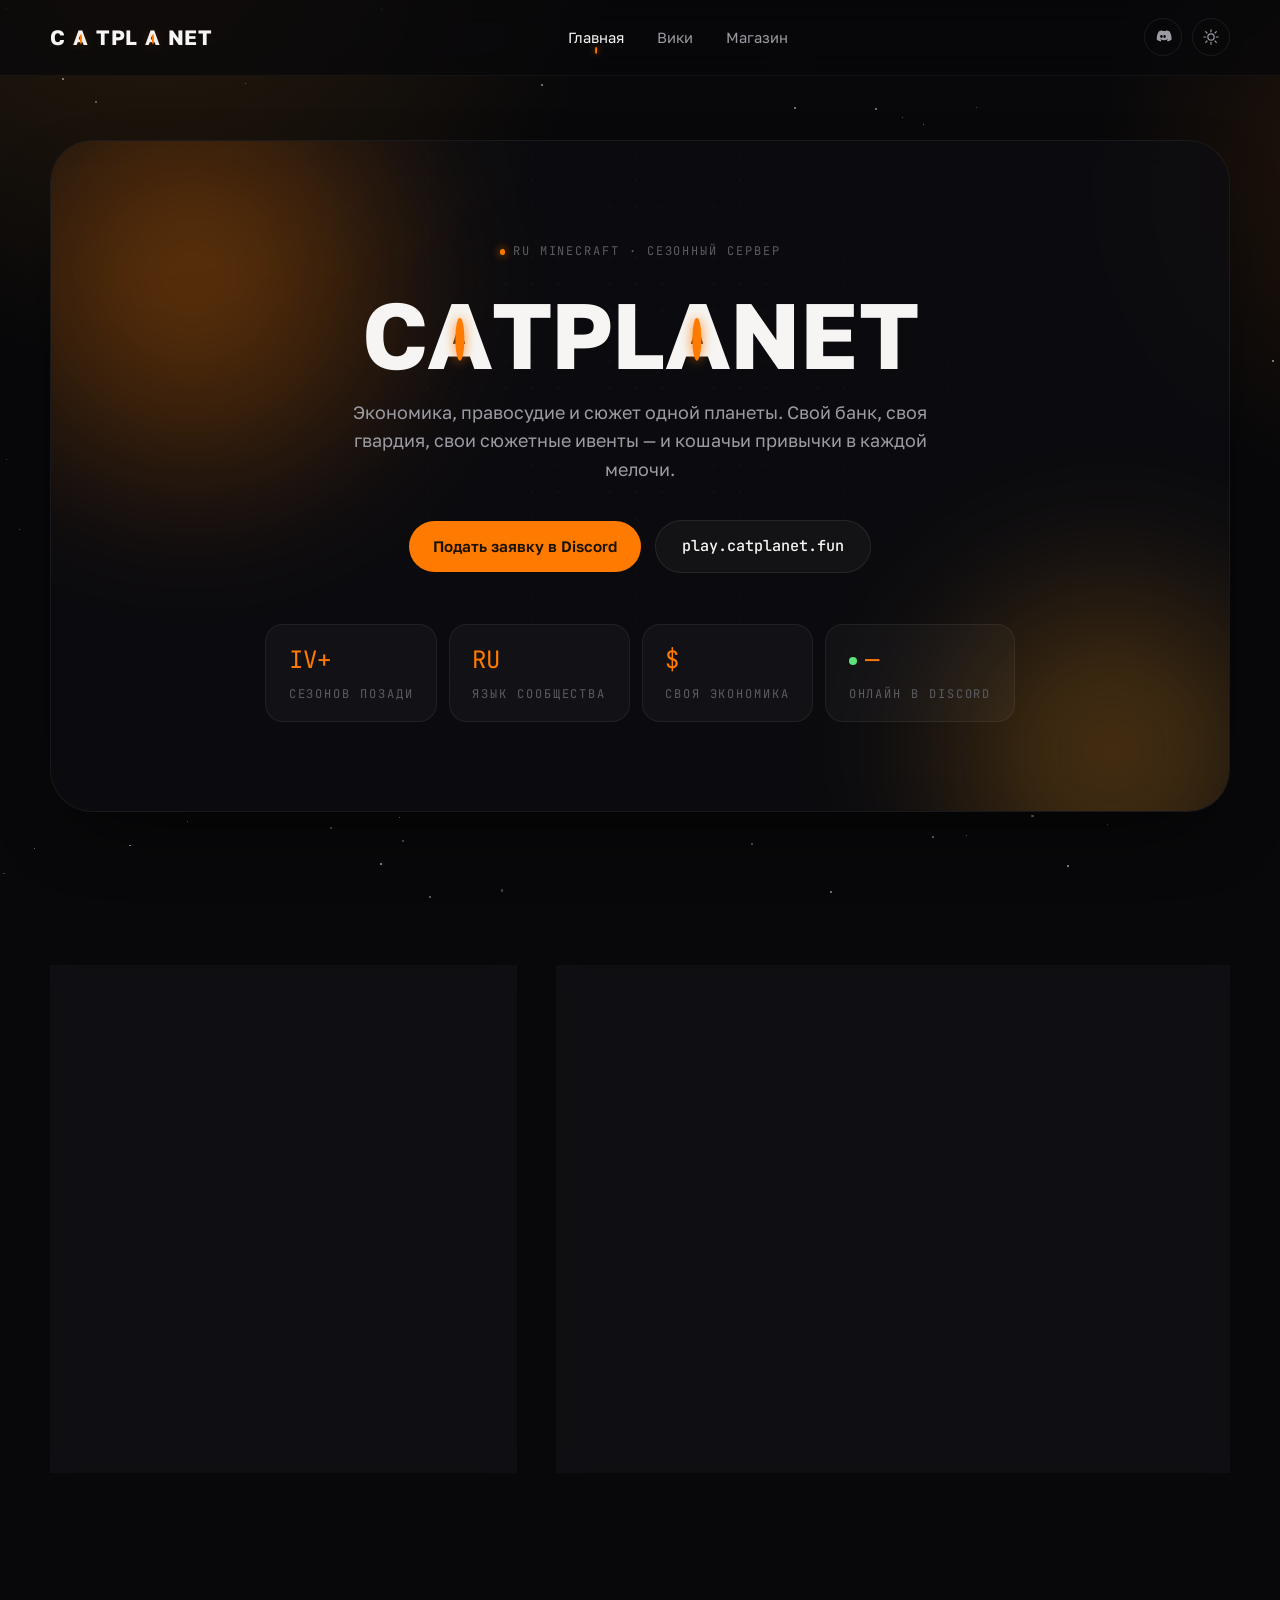
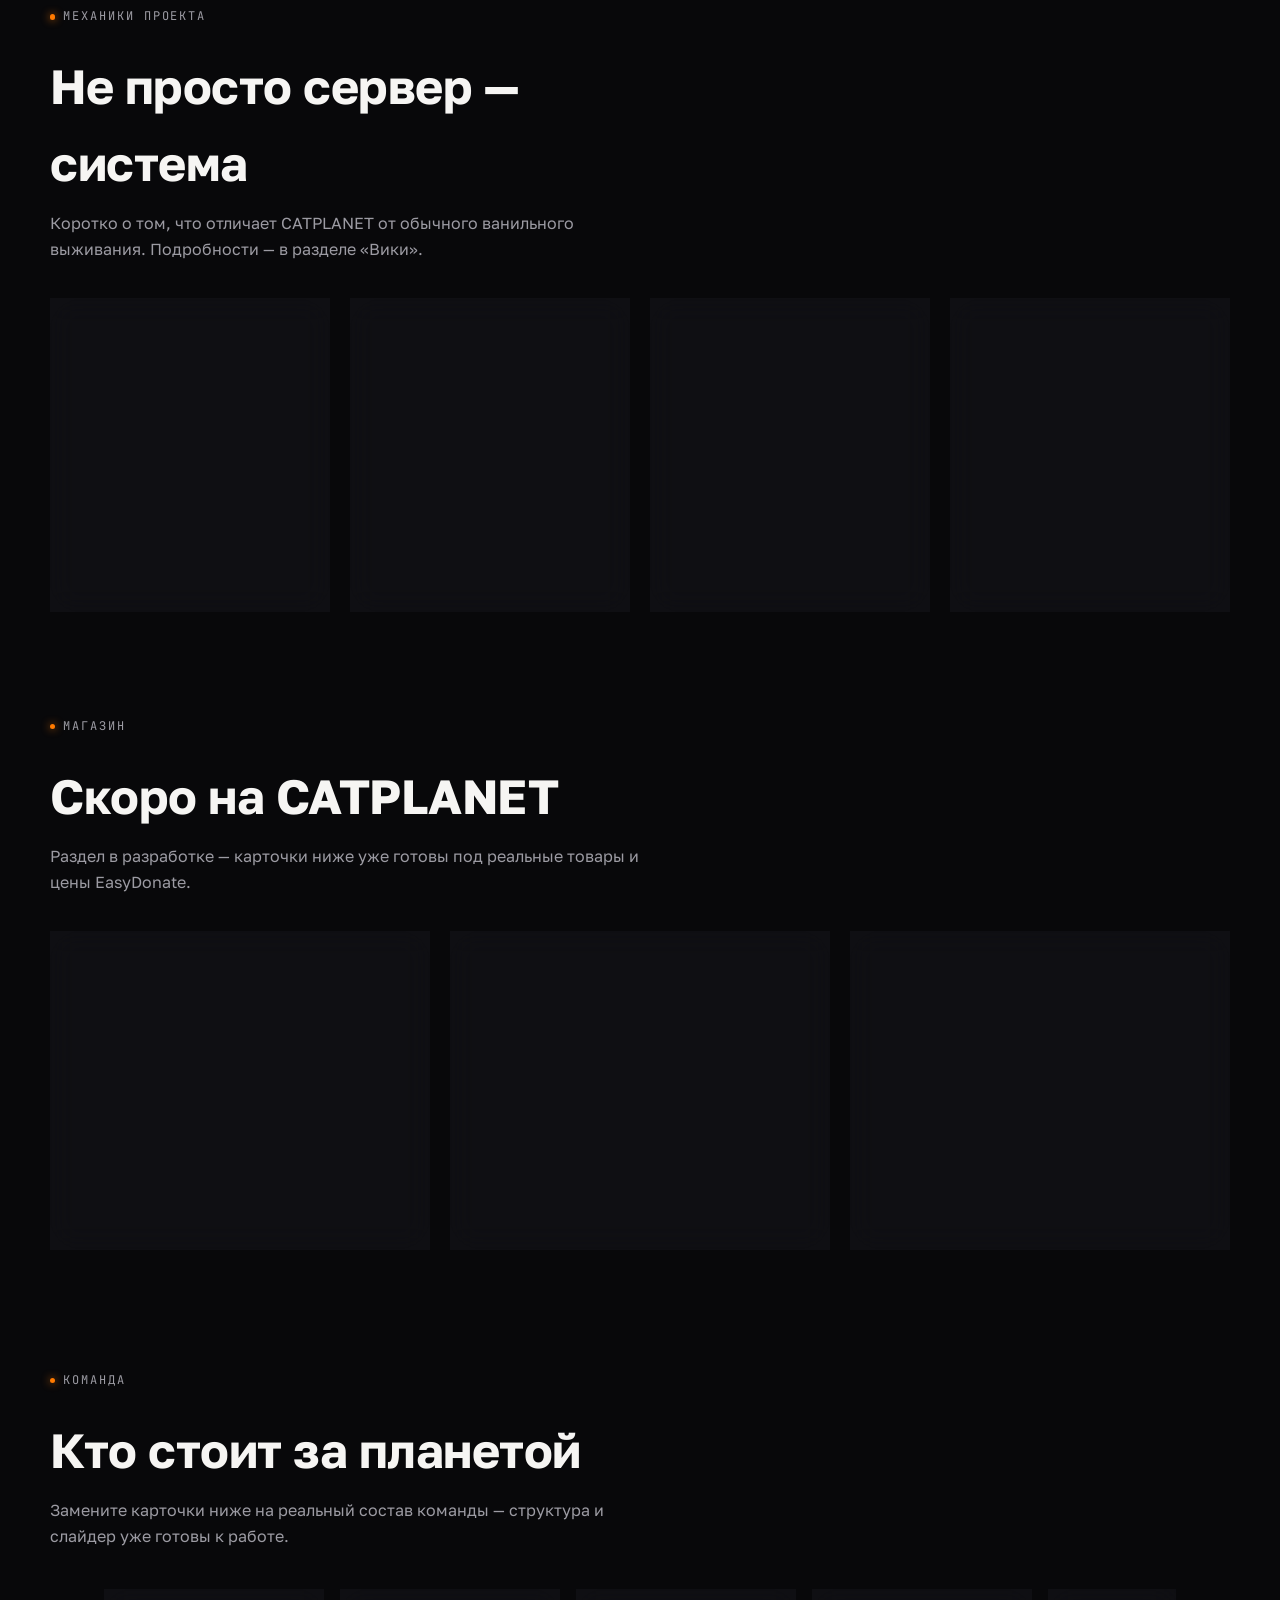
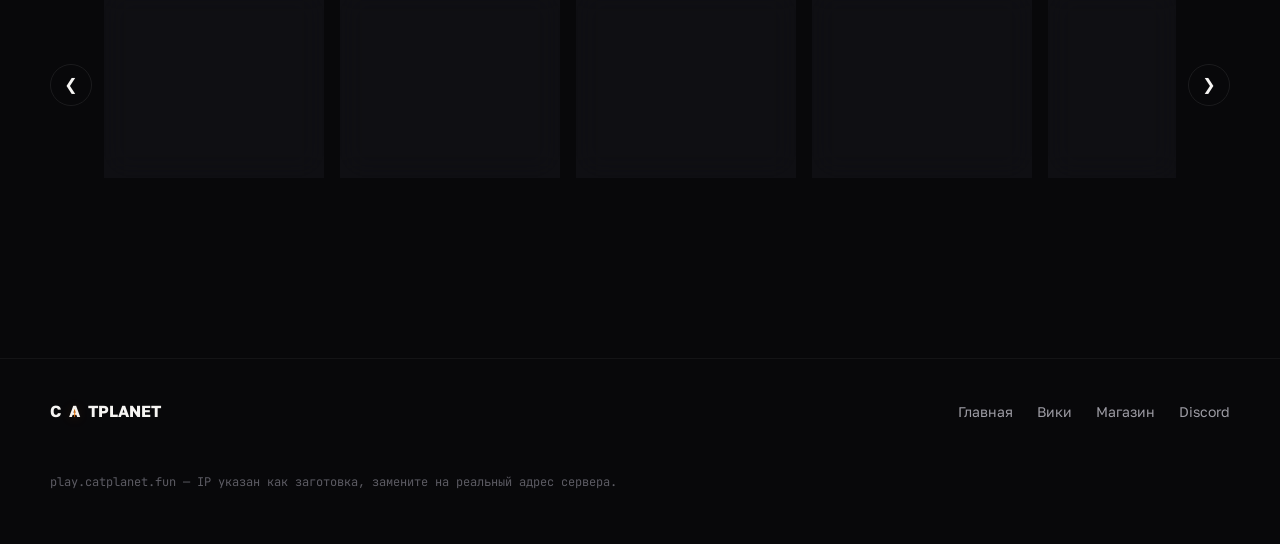
<file: index.html>
<!DOCTYPE html>
<html lang="ru" data-theme="dark">
<head>
  <meta charset="UTF-8" />
  <meta name="viewport" content="width=device-width, initial-scale=1.0" />
  <title>CATPLANET — RU Minecraft сервер</title>
  <meta name="description" content="CATPLANET — атмосферный сезонный RU-сервер Minecraft: своя экономика, банк, гвардия и сюжетные ивенты. Заявка — в Discord." />
  <link rel="icon" href="data:image/svg+xml,%3Csvg xmlns='http://www.w3.org/2000/svg' viewBox='0 0 32 32'%3E%3Ccircle cx='16' cy='16' r='16' fill='%2308080a'/%3E%3Cellipse cx='16' cy='17' rx='3' ry='8' fill='%23ff7a00'/%3E%3C/svg%3E">

  <link rel="preconnect" href="https://fonts.googleapis.com">
  <link rel="preconnect" href="https://fonts.gstatic.com" crossorigin>
  <link href="https://fonts.googleapis.com/css2?family=Golos+Text:wght@400;500;600;700;800;900&family=JetBrains+Mono:wght@400;500;600;700&display=swap" rel="stylesheet">

  <link rel="stylesheet" href="styles/tokens.css">
  <link rel="stylesheet" href="styles/main.css">
  <link rel="stylesheet" href="styles/landing.css">
</head>
<body>
  <div class="page-loader" id="pageLoader" aria-hidden="true">
    <div class="page-loader__mark"></div>
    <div class="page-loader__track"><div class="page-loader__bar"></div></div>
    <p class="page-loader__label">CATPLANET</p>
  </div>

  <div class="starfield" aria-hidden="true"></div>

  <header class="site-header">
    <div class="site-header__inner">
      <a href="index.html" class="site-logo" aria-label="CATPLANET — на главную">
        C<span class="eye-glyph">A</span>TPL<span class="eye-glyph">A</span>NET
      </a>

      <nav class="main-nav" aria-label="Основная навигация">
        <a class="nav-link is-active" href="index.html">Главная</a>
        <a class="nav-link" href="wiki.html">Вики</a>
        <a class="nav-link" href="store.html">Магазин</a>
      </nav>

      <div class="header-actions">
        <a class="icon-button" data-discord-icon href="https://discord.gg/G7tb5dQPng" target="_blank" rel="noopener" aria-label="Наш Discord">
          <svg viewBox="0 0 24 24" fill="none" aria-hidden="true"><path d="M20.3 4.37a16.7 16.7 0 0 0-4.06-1.37c-.18.33-.38.76-.52 1.08a15.44 15.44 0 0 0-4.46 0c-.14-.33-.34-.76-.52-1.08a16.64 16.64 0 0 0-4.06 1.37C4.11 8.17 3.43 11.87 3.77 15.52a16.87 16.87 0 0 0 4.98 2.48c.4-.54.76-1.12 1.07-1.74a10.74 10.74 0 0 1-1.69-.81c.14-.1.28-.21.41-.32 3.27 1.5 6.81 1.5 10.04 0 .14.11.27.22.41.32-.54.32-1.11.59-1.69.81.31.62.67 1.2 1.07 1.74a16.8 16.8 0 0 0 4.98-2.48c.39-4.22-.67-7.89-2.75-11.15ZM9.93 13.31c-.95 0-1.72-.87-1.72-1.94 0-1.07.76-1.94 1.72-1.94.97 0 1.74.88 1.72 1.94 0 1.07-.76 1.94-1.72 1.94Zm4.14 0c-.95 0-1.72-.87-1.72-1.94 0-1.07.76-1.94 1.72-1.94.97 0 1.74.88 1.72 1.94 0 1.07-.76 1.94-1.72 1.94Z" fill="currentColor"/></svg>
        </a>
        <button class="icon-button" type="button" data-theme-toggle aria-pressed="false" aria-label="Переключить тему">
          <svg class="icon-sun" viewBox="0 0 24 24" fill="none" aria-hidden="true"><circle cx="12" cy="12" r="4.2" stroke="currentColor" stroke-width="1.6"/><path d="M12 2.5v2.4M12 19.1v2.4M4.93 4.93l1.7 1.7M17.37 17.37l1.7 1.7M2.5 12h2.4M19.1 12h2.4M4.93 19.07l1.7-1.7M17.37 6.63l1.7-1.7" stroke="currentColor" stroke-width="1.6" stroke-linecap="round"/></svg>
          <svg class="icon-moon" viewBox="0 0 24 24" fill="none" aria-hidden="true"><path d="M20 14.5a8.5 8.5 0 1 1-9-12.3 7 7 0 0 0 9 12.3Z" stroke="currentColor" stroke-width="1.6" stroke-linejoin="round"/></svg>
        </button>
        <button class="burger" type="button" data-burger aria-expanded="false" aria-controls="mobileNav" aria-label="Открыть меню"><span></span></button>
      </div>
    </div>

    <nav class="mobile-nav" id="mobileNav" data-mobile-nav aria-label="Мобильная навигация">
      <a href="index.html" class="is-active">Главная</a>
      <a href="wiki.html">Вики</a>
      <a href="store.html">Магазин</a>
      <a href="https://discord.gg/G7tb5dQPng" target="_blank" rel="noopener">Discord</a>
    </nav>
  </header>

  <main>
    <section class="hero">
      <div class="container">
        <div class="hero__panel">
          <span class="hero__glow hero__glow--1" aria-hidden="true"></span>
          <span class="hero__glow hero__glow--2" aria-hidden="true"></span>

          <div class="hero__content">
            <p class="eyebrow">RU MINECRAFT · СЕЗОННЫЙ СЕРВЕР</p>
            <h1>C<span class="eye-glyph">A</span>TPL<span class="eye-glyph">A</span>NET</h1>
            <p class="hero__tagline">Экономика, правосудие и сюжет одной планеты. Свой банк, своя гвардия, свои сюжетные ивенты — и кошачьи привычки в каждой мелочи.</p>

            <div class="hero__actions">
              <a class="button-primary" href="https://discord.gg/G7tb5dQPng" target="_blank" rel="noopener">Подать заявку в Discord</a>
              <button type="button" class="button-secondary copy-trigger" id="copyDomainButton" data-copy-text="play.catplanet.fun">
                <span class="copy-trigger__state copy-trigger__state--default">play.catplanet.fun</span>
                <span class="copy-trigger__state copy-trigger__state--success">Скопировано ✓</span>
              </button>
            </div>

            <div class="hero__stats">
              <div class="stat-chip">
                <span class="stat-chip__num">IV+</span>
                <span class="stat-chip__label">Сезонов позади</span>
              </div>
              <div class="stat-chip">
                <span class="stat-chip__num">RU</span>
                <span class="stat-chip__label">Язык сообщества</span>
              </div>
              <div class="stat-chip">
                <span class="stat-chip__num">$</span>
                <span class="stat-chip__label">Своя экономика</span>
              </div>
              <!-- Реальный счётчик: см. initDiscordWidget() в js/main.js — подставьте ID сервера. -->
              <div class="stat-chip stat-chip--live">
                <span class="stat-chip__num"><span class="live-dot" aria-hidden="true"></span><span data-discord-online="YOUR_GUILD_ID">—</span></span>
                <span class="stat-chip__label">Онлайн в Discord</span>
              </div>
            </div>
          </div>
        </div>
      </div>
    </section>

    <section class="lore" id="about">
      <div class="container lore-grid">
        <div class="lore__visual glass-card" aria-hidden="true">
          <div class="lore__pupil"></div>
        </div>
        <div class="lore__copy glass-card">
          <p class="eyebrow">Что такое CATPLANET</p>
          <h2>Планета с характером</h2>
          <p>CATPLANET — это сезонный RU-сервер, где выживание держится не только на ресурсах, но и на системе: у игроков есть банковские счета, у нарушителей — штрафы и гвардия, а у мира — собственный сюжет.</p>
          <p>С четвёртого сезона на проекте проходит от одного до трёх сюжетных ивентов за сезон — это не просто событие на карте, а небольшая кампания с собственными персонажами, которую игроки проходят вместе.</p>
          <p>Запись закрыта: попасть на сервер можно только через заявку в Discord-сообществе.</p>
          <a class="button-secondary" href="https://discord.gg/G7tb5dQPng" target="_blank" rel="noopener">Перейти в Discord →</a>
        </div>
      </div>
    </section>

    <section class="features" id="features">
      <div class="container">
        <div class="section-head">
          <p class="eyebrow">Механики проекта</p>
          <h2>Не просто сервер — система</h2>
          <p>Коротко о том, что отличает CATPLANET от обычного ванильного выживания. Подробности — в разделе «Вики».</p>
        </div>

        <div class="feature-grid">
          <article class="feature-card glass-card">
            <div class="feature-card__icon" aria-hidden="true">
              <svg viewBox="0 0 24 24" fill="none"><path d="M4 10h16M6 10v8M18 10v8M3 20h18M12 4 4 8h16L12 4Z" stroke="currentColor" stroke-width="1.5" stroke-linejoin="round"/></svg>
            </div>
            <h3>Банк и экономика</h3>
            <p>Личные счета, переводы между игроками, погашение штрафов и торговля красивыми номерами счетов.</p>
            <a class="feature-card__link" href="wiki.html#bank">/bank →</a>
          </article>

          <article class="feature-card glass-card">
            <div class="feature-card__icon" aria-hidden="true">
              <svg viewBox="0 0 24 24" fill="none"><path d="M4 5.5C4 4.7 4.7 4 5.5 4H14v16H5.5A1.5 1.5 0 0 1 4 18.5v-13Z" stroke="currentColor" stroke-width="1.5" stroke-linejoin="round"/><path d="M14 4h4.5c.83 0 1.5.67 1.5 1.5v13c0 .83-.67 1.5-1.5 1.5H14" stroke="currentColor" stroke-width="1.5" stroke-linejoin="round"/></svg>
            </div>
            <h3>Сюжетные ивенты</h3>
            <p>1–3 кампании за сезон с собственными персонажами. Сейчас в разработке «Прорыв» и «Космический десант».</p>
            <a class="feature-card__link" href="wiki.html#story-events">Подробнее →</a>
          </article>

          <article class="feature-card glass-card">
            <div class="feature-card__icon" aria-hidden="true">
              <svg viewBox="0 0 24 24" fill="none"><path d="M12 3 4 6.5V11c0 5 3.4 8.9 8 10 4.6-1.1 8-5 8-10V6.5L12 3Z" stroke="currentColor" stroke-width="1.5" stroke-linejoin="round"/></svg>
            </div>
            <h3>Гвардия и закон</h3>
            <p>Система штрафов, вызов гвардии командой /112 и быстрое прощение долгов через /forgive.</p>
            <a class="feature-card__link" href="wiki.html#fines">/fine →</a>
          </article>

          <article class="feature-card glass-card">
            <div class="feature-card__icon" aria-hidden="true">
              <svg viewBox="0 0 24 24" fill="none"><path d="M12 3v4M12 17v4M3 12h4M17 12h4M6 6l2.5 2.5M15.5 15.5 18 18M18 6l-2.5 2.5M8.5 15.5 6 18" stroke="currentColor" stroke-width="1.5" stroke-linecap="round"/></svg>
            </div>
            <h3>Кастомные привычки</h3>
            <p>Радио в режиме «бумбокс», кальян, лупа для разбора краж и набор эмоций — от слёз до того, что доступно только по подписке.</p>
            <a class="feature-card__link" href="wiki.html#emotes">Эмоции →</a>
          </article>
        </div>
      </div>
    </section>

    <section class="shop-teaser" id="shop-preview">
      <div class="container">
        <div class="section-head">
          <p class="eyebrow">Магазин</p>
          <h2>Скоро на CATPLANET</h2>
          <p>Раздел в разработке — карточки ниже уже готовы под реальные товары и цены EasyDonate.</p>
        </div>

        <div class="shop-grid">
          <a class="shop-card glass-card" href="store.html">
            <div class="shop-card__thumb" aria-hidden="true"></div>
            <h3>CATPLANET Plus</h3>
            <p>Расширенный набор эмоций, включая /fart и /piss, плюс косметические бонусы.</p>
            <div class="shop-card__footer">
              <span class="shop-card__price">от 149 ₽</span>
              <span class="shop-card__tag">Скоро</span>
            </div>
          </a>
          <a class="shop-card glass-card" href="store.html">
            <div class="shop-card__thumb" aria-hidden="true"></div>
            <h3>Именные счета</h3>
            <p>Красивый номер банковского счёта и кастомное название для статуса в экономике.</p>
            <div class="shop-card__footer">
              <span class="shop-card__price">от 99 ₽</span>
              <span class="shop-card__tag">Скоро</span>
            </div>
          </a>
          <a class="shop-card glass-card" href="store.html">
            <div class="shop-card__thumb" aria-hidden="true"></div>
            <h3>Наборы кастомизации</h3>
            <p>Кальян, радио и лупа с уникальными скинами предметов для ролеплея.</p>
            <div class="shop-card__footer">
              <span class="shop-card__price">от 79 ₽</span>
              <span class="shop-card__tag">Скоро</span>
            </div>
          </a>
        </div>
      </div>
    </section>

    <section class="team">
      <div class="container">
        <div class="section-head">
          <p class="eyebrow">Команда</p>
          <h2>Кто стоит за планетой</h2>
          <p>Замените карточки ниже на реальный состав команды — структура и слайдер уже готовы к работе.</p>
        </div>

        <div class="team-slider" id="teamSlider">
          <button class="team-arrow" type="button" data-direction="prev" aria-label="Предыдущие карточки">&#10094;</button>
          <div class="team-track-wrap">
            <div class="team-track">
              <article class="team-card glass-card">
                <div class="team-avatar" aria-hidden="true"><span></span></div>
                <strong>Никнейм</strong>
                <p>Основатель проекта</p>
              </article>
              <article class="team-card glass-card">
                <div class="team-avatar" aria-hidden="true"><span></span></div>
                <strong>Никнейм</strong>
                <p>Гейм-дизайн и сюжет</p>
              </article>
              <article class="team-card glass-card">
                <div class="team-avatar" aria-hidden="true"><span></span></div>
                <strong>Никнейм</strong>
                <p>Разработка плагинов</p>
              </article>
              <article class="team-card glass-card">
                <div class="team-avatar" aria-hidden="true"><span></span></div>
                <strong>Никнейм</strong>
                <p>Билдер</p>
              </article>
              <article class="team-card glass-card">
                <div class="team-avatar" aria-hidden="true"><span></span></div>
                <strong>Никнейм</strong>
                <p>Модерация и гвардия</p>
              </article>
            </div>
          </div>
          <button class="team-arrow" type="button" data-direction="next" aria-label="Следующие карточки">&#10095;</button>
        </div>
      </div>
    </section>
  </main>

  <footer class="site-footer">
    <div class="site-footer__inner">
      <div class="footer-logo">C<span class="eye-glyph">A</span>TPLANET</div>
      <nav class="footer-links" aria-label="Навигация в подвале">
        <a href="index.html">Главная</a>
        <a href="wiki.html">Вики</a>
        <a href="store.html">Магазин</a>
        <a href="https://discord.gg/G7tb5dQPng" target="_blank" rel="noopener">Discord</a>
      </nav>
      <p class="footer-fine-print">play.catplanet.fun — IP указан как заготовка, замените на реальный адрес сервера.</p>
    </div>
  </footer>

  <script src="js/main.js"></script>
</body>
</html>
</file>
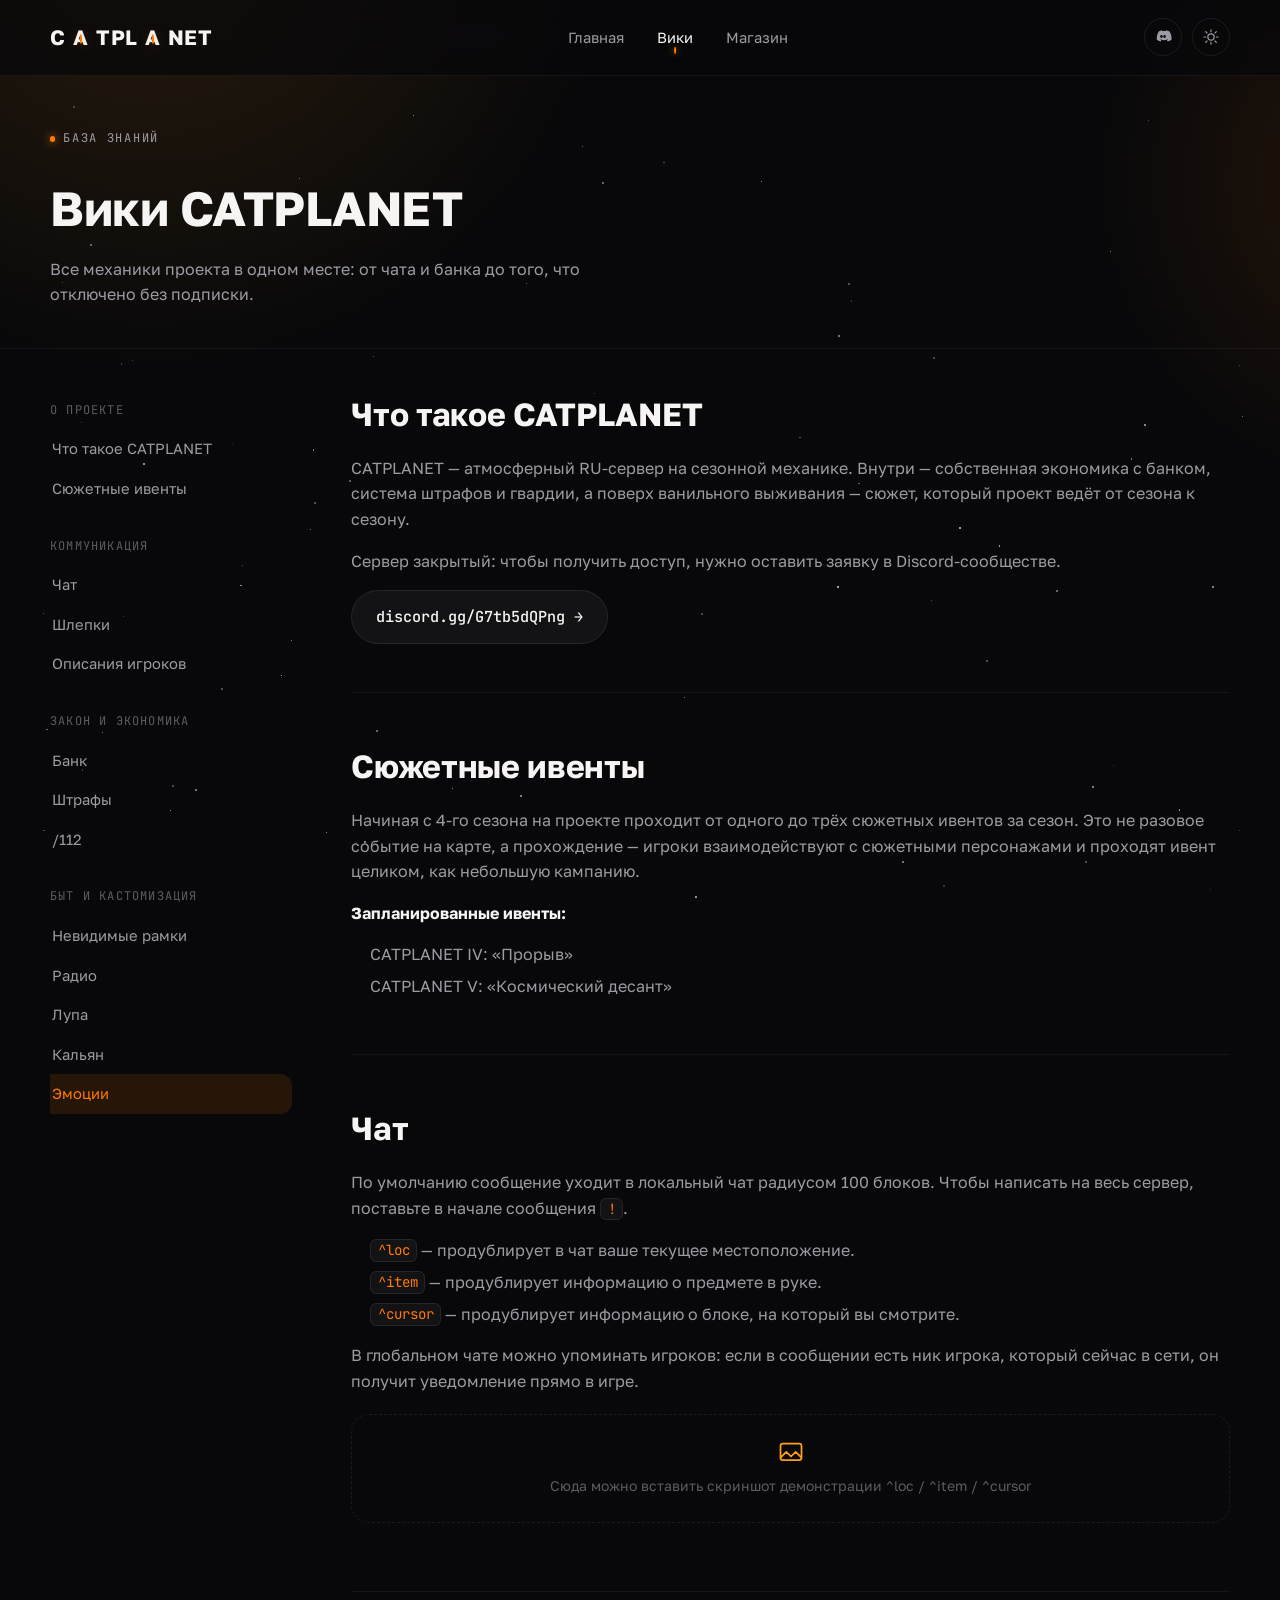
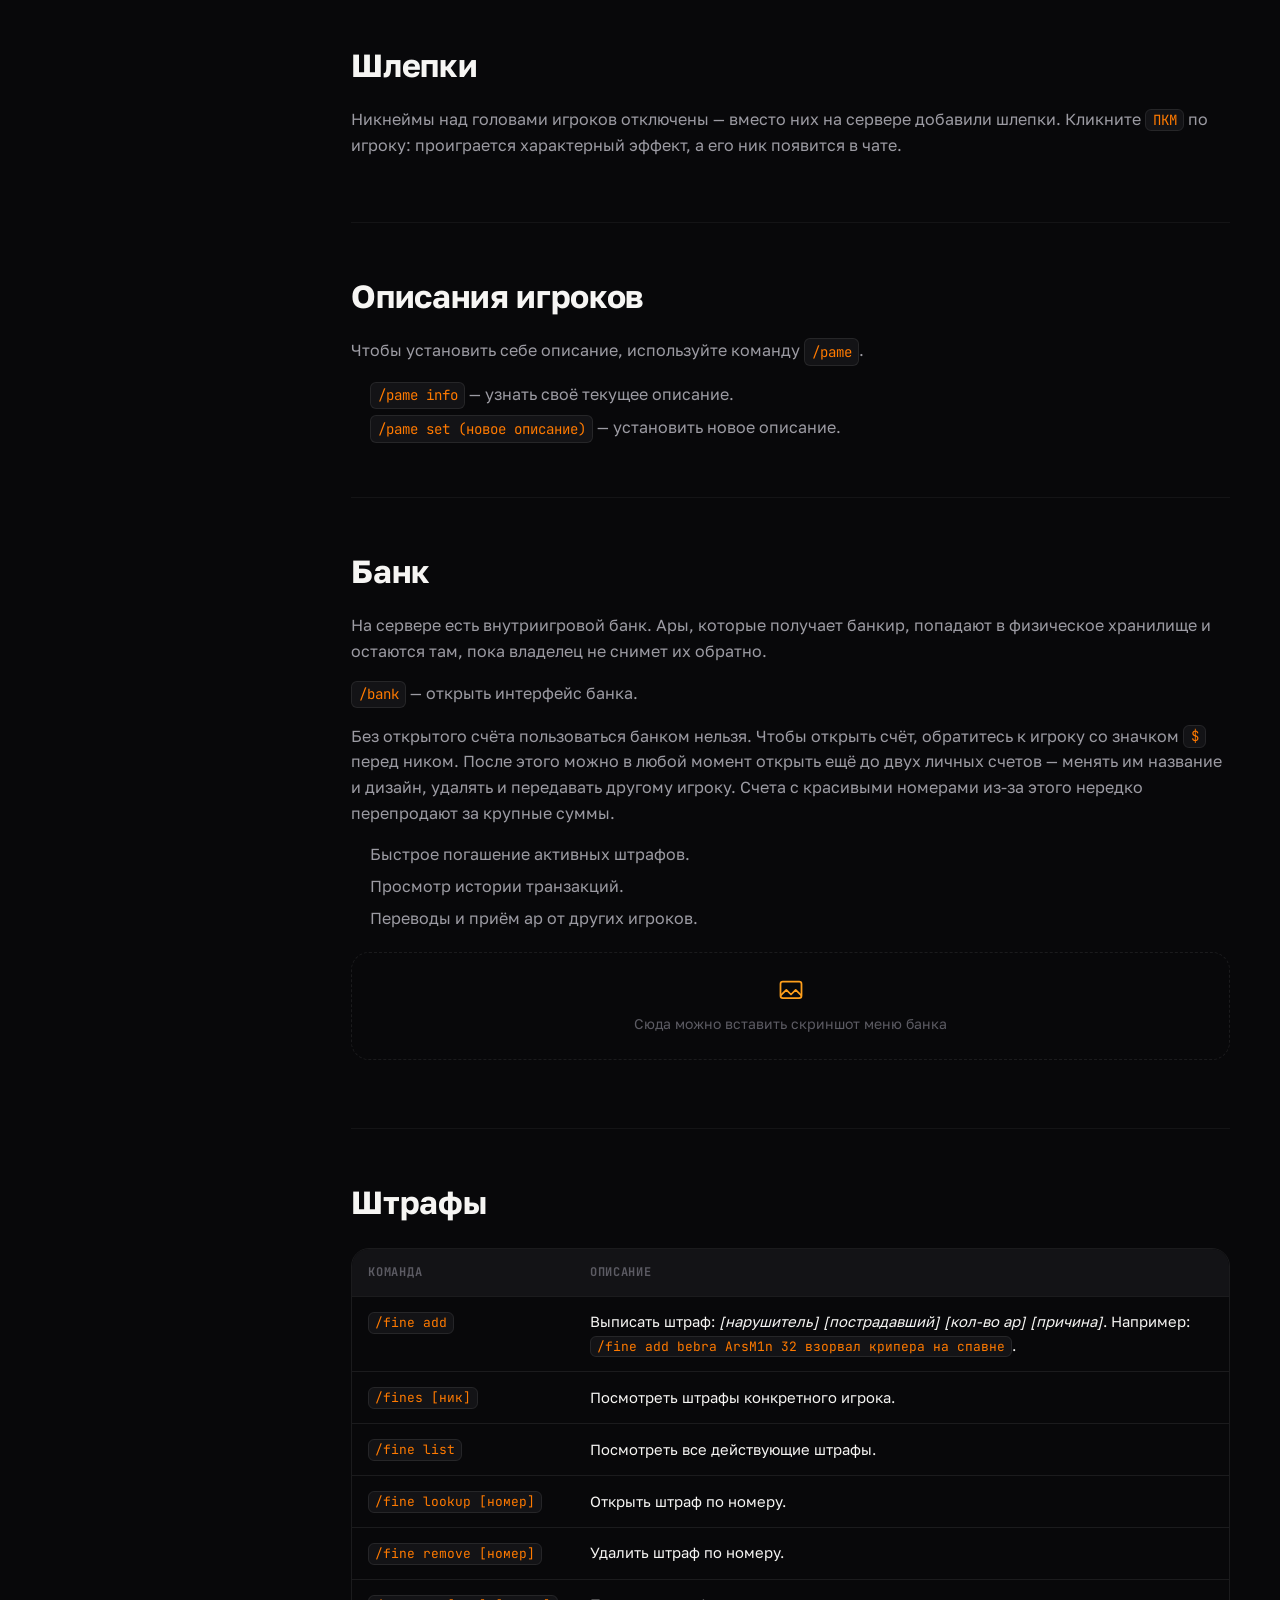
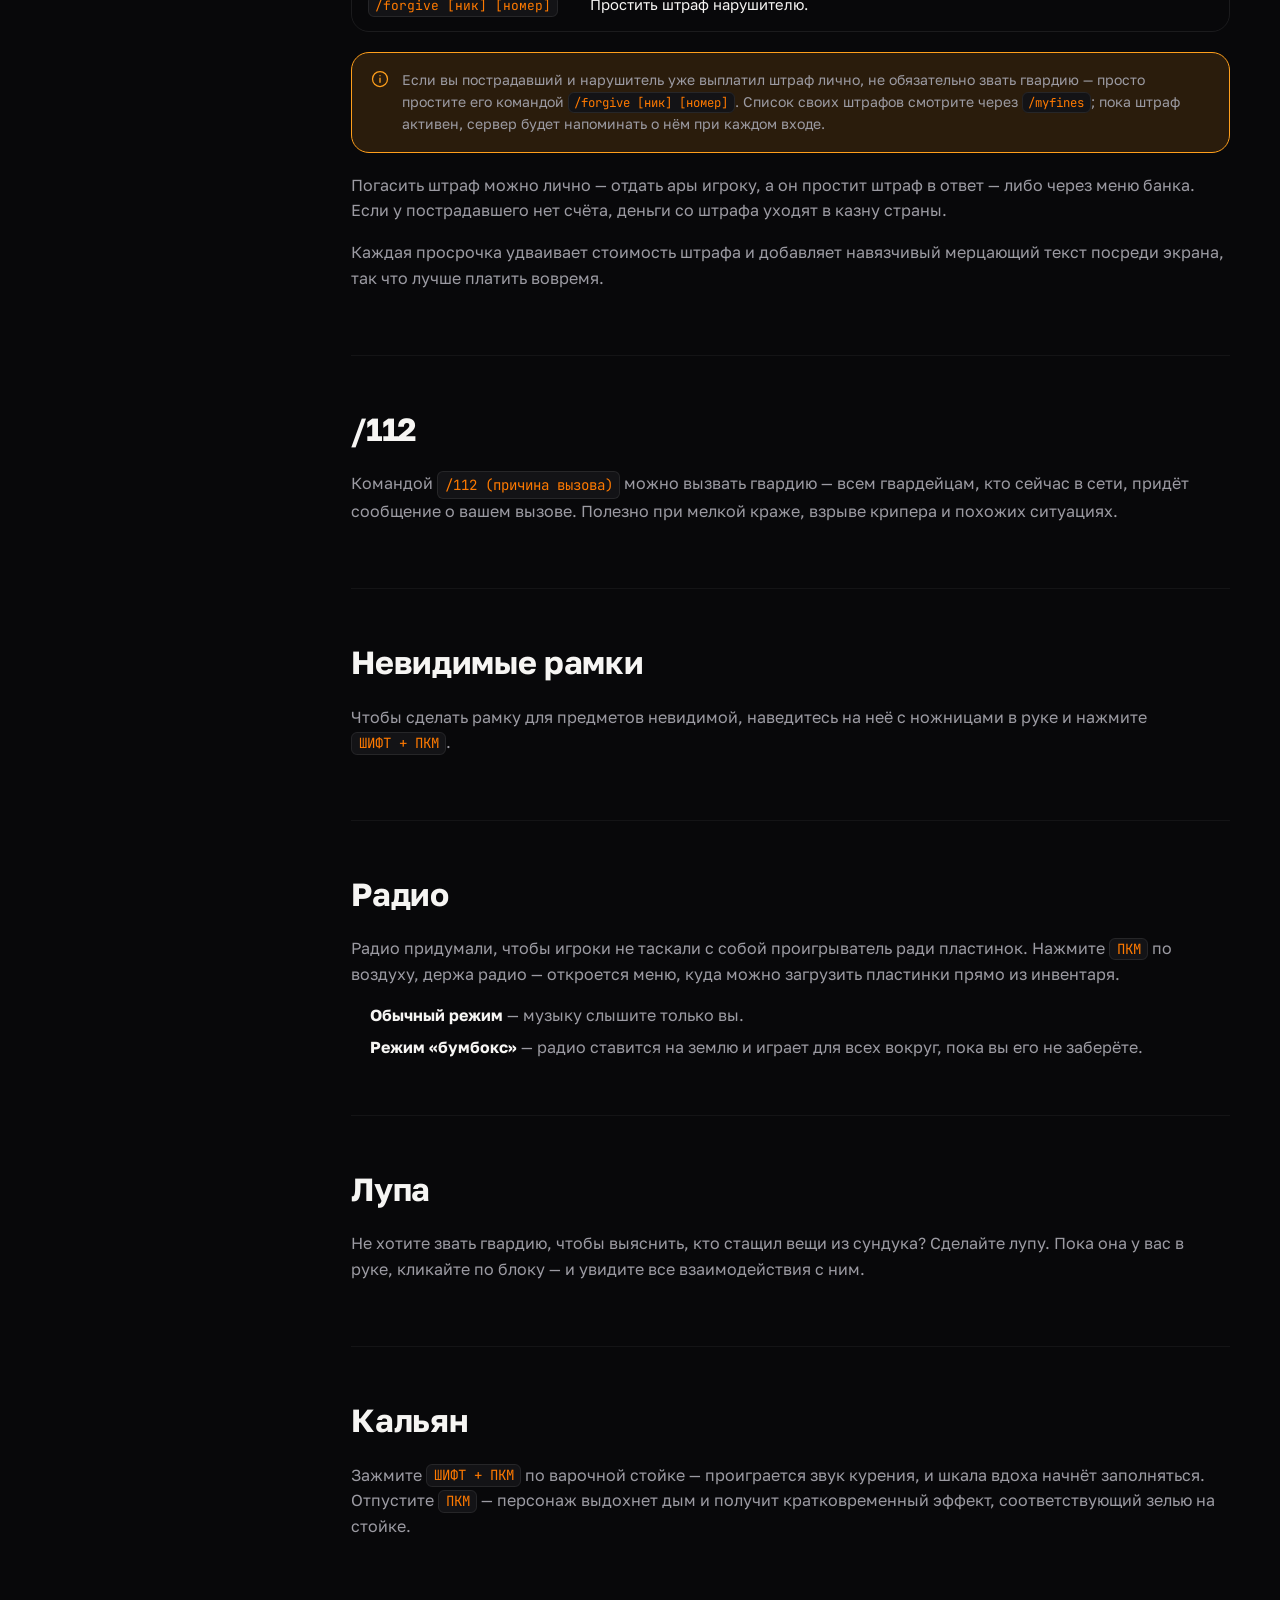
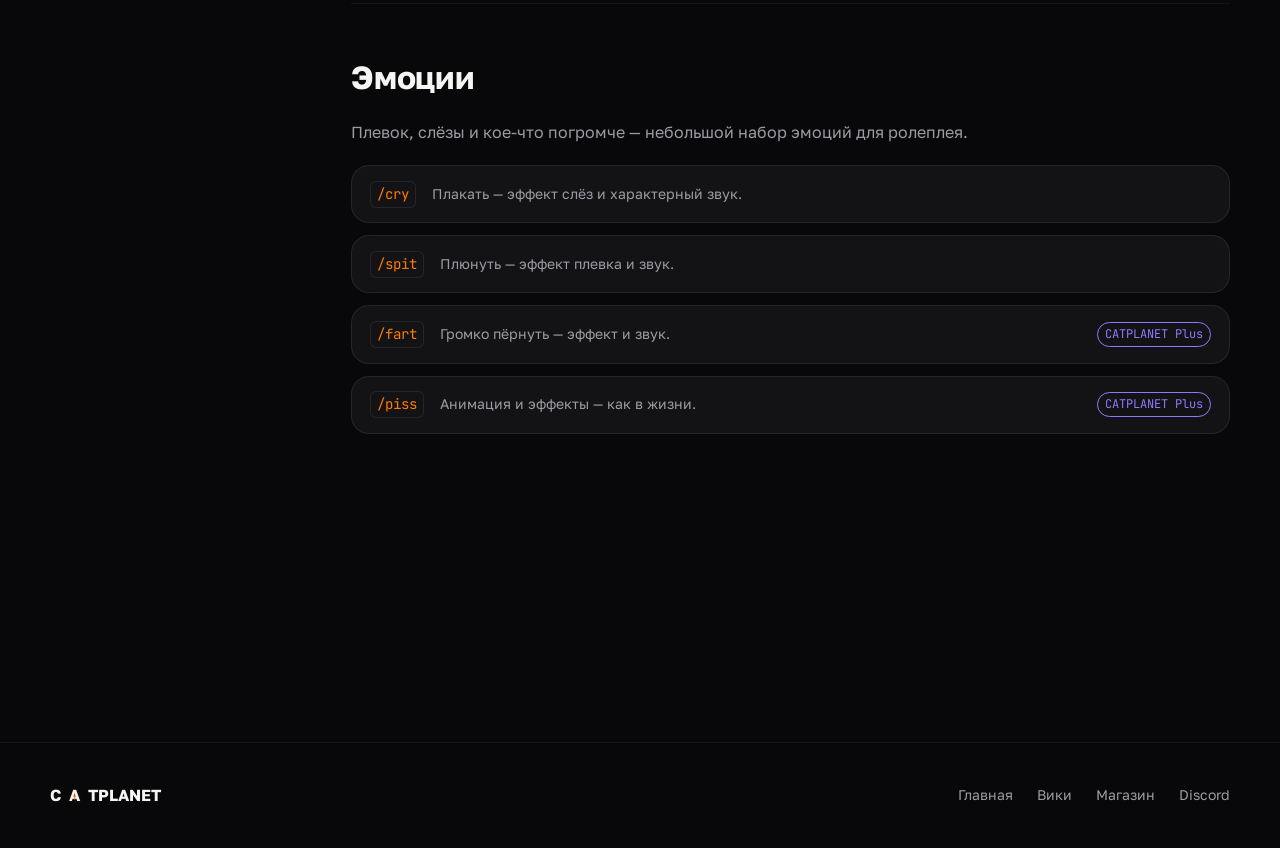
<file: wiki.html>
<!DOCTYPE html>
<html lang="ru" data-theme="dark">
<head>
  <meta charset="UTF-8" />
  <meta name="viewport" content="width=device-width, initial-scale=1.0" />
  <title>Вики — CATPLANET</title>
  <meta name="description" content="Механики CATPLANET: банк, штрафы, гвардия, чат, эмоции и кастомные предметы." />
  <link rel="icon" href="data:image/svg+xml,%3Csvg xmlns='http://www.w3.org/2000/svg' viewBox='0 0 32 32'%3E%3Ccircle cx='16' cy='16' r='16' fill='%230a0912'/%3E%3Cellipse cx='16' cy='17' rx='3' ry='8' fill='%23ffb54a'/%3E%3C/svg%3E">

  <link rel="preconnect" href="https://fonts.googleapis.com">
  <link rel="preconnect" href="https://fonts.gstatic.com" crossorigin>
  <link href="https://fonts.googleapis.com/css2?family=Golos+Text:wght@500;600;700;800&family=Inter:wght@400;500;600;700&family=JetBrains+Mono:wght@400;500;600&display=swap" rel="stylesheet">

  <link rel="stylesheet" href="styles/tokens.css">
  <link rel="stylesheet" href="styles/main.css">
  <link rel="stylesheet" href="styles/wiki.css">
</head>
<body>
  <div class="starfield" aria-hidden="true"></div>

  <header class="site-header">
    <div class="site-header__inner">
      <a href="index.html" class="site-logo" aria-label="CATPLANET — на главную">
        C<span class="eye-glyph">A</span>TPL<span class="eye-glyph">A</span>NET
      </a>

      <nav class="main-nav" aria-label="Основная навигация">
        <a class="nav-link" href="index.html">Главная</a>
        <a class="nav-link is-active" href="wiki.html">Вики</a>
        <a class="nav-link" href="store.html">Магазин</a>
      </nav>

      <div class="header-actions">
        <a class="icon-button" data-discord-icon href="https://discord.gg/G7tb5dQPng" target="_blank" rel="noopener" aria-label="Наш Discord">
          <svg viewBox="0 0 24 24" fill="none" aria-hidden="true"><path d="M20.3 4.37a16.7 16.7 0 0 0-4.06-1.37c-.18.33-.38.76-.52 1.08a15.44 15.44 0 0 0-4.46 0c-.14-.33-.34-.76-.52-1.08a16.64 16.64 0 0 0-4.06 1.37C4.11 8.17 3.43 11.87 3.77 15.52a16.87 16.87 0 0 0 4.98 2.48c.4-.54.76-1.12 1.07-1.74a10.74 10.74 0 0 1-1.69-.81c.14-.1.28-.21.41-.32 3.27 1.5 6.81 1.5 10.04 0 .14.11.27.22.41.32-.54.32-1.11.59-1.69.81.31.62.67 1.2 1.07 1.74a16.8 16.8 0 0 0 4.98-2.48c.39-4.22-.67-7.89-2.75-11.15ZM9.93 13.31c-.95 0-1.72-.87-1.72-1.94 0-1.07.76-1.94 1.72-1.94.97 0 1.74.88 1.72 1.94 0 1.07-.76 1.94-1.72 1.94Zm4.14 0c-.95 0-1.72-.87-1.72-1.94 0-1.07.76-1.94 1.72-1.94.97 0 1.74.88 1.72 1.94 0 1.07-.76 1.94-1.72 1.94Z" fill="currentColor"/></svg>
        </a>
        <button class="icon-button" type="button" data-theme-toggle aria-pressed="false" aria-label="Переключить тему">
          <svg class="icon-sun" viewBox="0 0 24 24" fill="none" aria-hidden="true"><circle cx="12" cy="12" r="4.2" stroke="currentColor" stroke-width="1.6"/><path d="M12 2.5v2.4M12 19.1v2.4M4.93 4.93l1.7 1.7M17.37 17.37l1.7 1.7M2.5 12h2.4M19.1 12h2.4M4.93 19.07l1.7-1.7M17.37 6.63l1.7-1.7" stroke="currentColor" stroke-width="1.6" stroke-linecap="round"/></svg>
          <svg class="icon-moon" viewBox="0 0 24 24" fill="none" aria-hidden="true"><path d="M20 14.5a8.5 8.5 0 1 1-9-12.3 7 7 0 0 0 9 12.3Z" stroke="currentColor" stroke-width="1.6" stroke-linejoin="round"/></svg>
        </button>
        <button class="burger" type="button" data-burger aria-expanded="false" aria-controls="mobileNav" aria-label="Открыть меню"><span></span></button>
      </div>
    </div>

    <nav class="mobile-nav" id="mobileNav" data-mobile-nav aria-label="Мобильная навигация">
      <a href="index.html">Главная</a>
      <a href="wiki.html" class="is-active">Вики</a>
      <a href="store.html">Магазин</a>
      <a href="https://discord.gg/G7tb5dQPng" target="_blank" rel="noopener">Discord</a>
    </nav>
  </header>

  <main>
    <section class="wiki-hero">
      <div class="container">
        <p class="eyebrow">База знаний</p>
        <h1>Вики CATPLANET</h1>
        <p>Все механики проекта в одном месте: от чата и банка до того, что отключено без подписки.</p>
      </div>
    </section>

    <div class="wiki-shell">
      <aside class="wiki-sidebar" aria-label="Навигация по вики">
        <nav class="wiki-nav-group">
          <p class="wiki-nav-group__title">О проекте</p>
          <a class="wiki-nav-link" href="#about-project">Что такое CATPLANET</a>
          <a class="wiki-nav-link" href="#story-events">Сюжетные ивенты</a>
        </nav>
        <nav class="wiki-nav-group">
          <p class="wiki-nav-group__title">Коммуникация</p>
          <a class="wiki-nav-link" href="#chat">Чат</a>
          <a class="wiki-nav-link" href="#slaps">Шлепки</a>
          <a class="wiki-nav-link" href="#player-bio">Описания игроков</a>
        </nav>
        <nav class="wiki-nav-group">
          <p class="wiki-nav-group__title">Закон и экономика</p>
          <a class="wiki-nav-link" href="#bank">Банк</a>
          <a class="wiki-nav-link" href="#fines">Штрафы</a>
          <a class="wiki-nav-link" href="#emergency">/112</a>
        </nav>
        <nav class="wiki-nav-group">
          <p class="wiki-nav-group__title">Быт и кастомизация</p>
          <a class="wiki-nav-link" href="#invisible-frames">Невидимые рамки</a>
          <a class="wiki-nav-link" href="#radio">Радио</a>
          <a class="wiki-nav-link" href="#loupe">Лупа</a>
          <a class="wiki-nav-link" href="#hookah">Кальян</a>
          <a class="wiki-nav-link" href="#emotes">Эмоции</a>
        </nav>
      </aside>

      <div class="wiki-content">
        <select class="wiki-mobile-select" id="wikiMobileSelect" aria-label="Перейти к разделу">
          <optgroup label="О проекте">
            <option value="about-project">Что такое CATPLANET</option>
            <option value="story-events">Сюжетные ивенты</option>
          </optgroup>
          <optgroup label="Коммуникация">
            <option value="chat">Чат</option>
            <option value="slaps">Шлепки</option>
            <option value="player-bio">Описания игроков</option>
          </optgroup>
          <optgroup label="Закон и экономика">
            <option value="bank">Банк</option>
            <option value="fines">Штрафы</option>
            <option value="emergency">/112</option>
          </optgroup>
          <optgroup label="Быт и кастомизация">
            <option value="invisible-frames">Невидимые рамки</option>
            <option value="radio">Радио</option>
            <option value="loupe">Лупа</option>
            <option value="hookah">Кальян</option>
            <option value="emotes">Эмоции</option>
          </optgroup>
        </select>

        <article class="wiki-article" id="about-project">
          <h2>Что такое CATPLANET</h2>
          <p>CATPLANET — атмосферный RU-сервер на сезонной механике. Внутри — собственная экономика с банком, система штрафов и гвардии, а поверх ванильного выживания — сюжет, который проект ведёт от сезона к сезону.</p>
          <p>Сервер закрытый: чтобы получить доступ, нужно оставить заявку в Discord-сообществе.</p>
          <a class="button-secondary" href="https://discord.gg/G7tb5dQPng" target="_blank" rel="noopener">discord.gg/G7tb5dQPng →</a>
        </article>

        <article class="wiki-article" id="story-events">
          <h2>Сюжетные ивенты</h2>
          <p>Начиная с 4-го сезона на проекте проходит от одного до трёх сюжетных ивентов за сезон. Это не разовое событие на карте, а прохождение — игроки взаимодействуют с сюжетными персонажами и проходят ивент целиком, как небольшую кампанию.</p>
          <p><strong>Запланированные ивенты:</strong></p>
          <ul>
            <li>CATPLANET IV: «Прорыв»</li>
            <li>CATPLANET V: «Космический десант»</li>
          </ul>
        </article>

        <article class="wiki-article" id="chat">
          <h2>Чат</h2>
          <p>По умолчанию сообщение уходит в локальный чат радиусом 100 блоков. Чтобы написать на весь сервер, поставьте в начале сообщения <code>!</code>.</p>
          <ul>
            <li><code>^loc</code> — продублирует в чат ваше текущее местоположение.</li>
            <li><code>^item</code> — продублирует информацию о предмете в руке.</li>
            <li><code>^cursor</code> — продублирует информацию о блоке, на который вы смотрите.</li>
          </ul>
          <p>В глобальном чате можно упоминать игроков: если в сообщении есть ник игрока, который сейчас в сети, он получит уведомление прямо в игре.</p>
          <div class="media-placeholder">
            <svg width="28" height="28" viewBox="0 0 24 24" fill="none" aria-hidden="true"><rect x="3" y="4" width="18" height="14" rx="2" stroke="currentColor" stroke-width="1.5"/><path d="m3 16 5-5 4 4 4-4 5 5" stroke="currentColor" stroke-width="1.5" stroke-linejoin="round"/></svg>
            <span>Сюда можно вставить скриншот демонстрации ^loc / ^item / ^cursor</span>
          </div>
        </article>

        <article class="wiki-article" id="slaps">
          <h2>Шлепки</h2>
          <p>Никнеймы над головами игроков отключены — вместо них на сервере добавили шлепки. Кликните <code>ПКМ</code> по игроку: проиграется характерный эффект, а его ник появится в чате.</p>
        </article>

        <article class="wiki-article" id="player-bio">
          <h2>Описания игроков</h2>
          <p>Чтобы установить себе описание, используйте команду <button class="cmd" type="button" data-copy-text="/pame">/pame</button>.</p>
          <ul>
            <li><button class="cmd" type="button" data-copy-text="/pame info">/pame info</button> — узнать своё текущее описание.</li>
            <li><button class="cmd" type="button" data-copy-text="/pame set ">/pame set (новое описание)</button> — установить новое описание.</li>
          </ul>
        </article>

        <article class="wiki-article" id="bank">
          <h2>Банк</h2>
          <p>На сервере есть внутриигровой банк. Ары, которые получает банкир, попадают в физическое хранилище и остаются там, пока владелец не снимет их обратно.</p>
          <p><button class="cmd" type="button" data-copy-text="/bank">/bank</button> — открыть интерфейс банка.</p>
          <p>Без открытого счёта пользоваться банком нельзя. Чтобы открыть счёт, обратитесь к игроку со значком <code>$</code> перед ником. После этого можно в любой момент открыть ещё до двух личных счетов — менять им название и дизайн, удалять и передавать другому игроку. Счета с красивыми номерами из-за этого нередко перепродают за крупные суммы.</p>
          <ul>
            <li>Быстрое погашение активных штрафов.</li>
            <li>Просмотр истории транзакций.</li>
            <li>Переводы и приём ар от других игроков.</li>
          </ul>
          <div class="media-placeholder">
            <svg width="28" height="28" viewBox="0 0 24 24" fill="none" aria-hidden="true"><rect x="3" y="4" width="18" height="14" rx="2" stroke="currentColor" stroke-width="1.5"/><path d="m3 16 5-5 4 4 4-4 5 5" stroke="currentColor" stroke-width="1.5" stroke-linejoin="round"/></svg>
            <span>Сюда можно вставить скриншот меню банка</span>
          </div>
        </article>

        <article class="wiki-article" id="fines">
          <h2>Штрафы</h2>
          <div class="wiki-table-wrap">
            <table class="wiki-table">
              <thead>
                <tr><th>Команда</th><th>Описание</th></tr>
              </thead>
              <tbody>
                <tr><td><code>/fine add</code></td><td>Выписать штраф: <em>[нарушитель] [пострадавший] [кол-во ар] [причина]</em>. Например: <code>/fine add bebra ArsM1n 32 взорвал крипера на спавне</code>.</td></tr>
                <tr><td><code>/fines [ник]</code></td><td>Посмотреть штрафы конкретного игрока.</td></tr>
                <tr><td><code>/fine list</code></td><td>Посмотреть все действующие штрафы.</td></tr>
                <tr><td><code>/fine lookup [номер]</code></td><td>Открыть штраф по номеру.</td></tr>
                <tr><td><code>/fine remove [номер]</code></td><td>Удалить штраф по номеру.</td></tr>
                <tr><td><code>/forgive [ник] [номер]</code></td><td>Простить штраф нарушителю.</td></tr>
              </tbody>
            </table>
          </div>

          <div class="hint">
            <span class="hint__icon" aria-hidden="true">
              <svg width="20" height="20" viewBox="0 0 24 24" fill="none"><circle cx="12" cy="12" r="9" stroke="currentColor" stroke-width="1.5"/><path d="M12 11v5M12 8v.01" stroke="currentColor" stroke-width="1.6" stroke-linecap="round"/></svg>
            </span>
            <span>Если вы пострадавший и нарушитель уже выплатил штраф лично, не обязательно звать гвардию — просто простите его командой <code>/forgive [ник] [номер]</code>. Список своих штрафов смотрите через <code>/myfines</code>; пока штраф активен, сервер будет напоминать о нём при каждом входе.</span>
          </div>

          <p>Погасить штраф можно лично — отдать ары игроку, а он простит штраф в ответ — либо через меню банка. Если у пострадавшего нет счёта, деньги со штрафа уходят в казну страны.</p>
          <p>Каждая просрочка удваивает стоимость штрафа и добавляет навязчивый мерцающий текст посреди экрана, так что лучше платить вовремя.</p>
        </article>

        <article class="wiki-article" id="emergency">
          <h2>/112</h2>
          <p>Командой <button class="cmd" type="button" data-copy-text="/112 ">/112 (причина вызова)</button> можно вызвать гвардию — всем гвардейцам, кто сейчас в сети, придёт сообщение о вашем вызове. Полезно при мелкой краже, взрыве крипера и похожих ситуациях.</p>
        </article>

        <article class="wiki-article" id="invisible-frames">
          <h2>Невидимые рамки</h2>
          <p>Чтобы сделать рамку для предметов невидимой, наведитесь на неё с ножницами в руке и нажмите <code>ШИФТ + ПКМ</code>.</p>
        </article>

        <article class="wiki-article" id="radio">
          <h2>Радио</h2>
          <p>Радио придумали, чтобы игроки не таскали с собой проигрыватель ради пластинок. Нажмите <code>ПКМ</code> по воздуху, держа радио — откроется меню, куда можно загрузить пластинки прямо из инвентаря.</p>
          <ul>
            <li><strong>Обычный режим</strong> — музыку слышите только вы.</li>
            <li><strong>Режим «бумбокс»</strong> — радио ставится на землю и играет для всех вокруг, пока вы его не заберёте.</li>
          </ul>
        </article>

        <article class="wiki-article" id="loupe">
          <h2>Лупа</h2>
          <p>Не хотите звать гвардию, чтобы выяснить, кто стащил вещи из сундука? Сделайте лупу. Пока она у вас в руке, кликайте по блоку — и увидите все взаимодействия с ним.</p>
        </article>

        <article class="wiki-article" id="hookah">
          <h2>Кальян</h2>
          <p>Зажмите <code>ШИФТ + ПКМ</code> по варочной стойке — проиграется звук курения, и шкала вдоха начнёт заполняться. Отпустите <code>ПКМ</code> — персонаж выдохнет дым и получит кратковременный эффект, соответствующий зелью на стойке.</p>
        </article>

        <article class="wiki-article" id="emotes">
          <h2>Эмоции</h2>
          <p>Плевок, слёзы и кое-что погромче — небольшой набор эмоций для ролеплея.</p>
          <div class="emote-list">
            <div class="emote-row">
              <button class="cmd" type="button" data-copy-text="/cry">/cry</button>
              <span class="emote-row__desc">Плакать — эффект слёз и характерный звук.</span>
            </div>
            <div class="emote-row">
              <button class="cmd" type="button" data-copy-text="/spit">/spit</button>
              <span class="emote-row__desc">Плюнуть — эффект плевка и звук.</span>
            </div>
            <div class="emote-row">
              <button class="cmd" type="button" data-copy-text="/fart">/fart</button>
              <span class="emote-row__desc">Громко пёрнуть — эффект и звук.</span>
              <span class="badge-plus">CATPLANET Plus</span>
            </div>
            <div class="emote-row">
              <button class="cmd" type="button" data-copy-text="/piss">/piss</button>
              <span class="emote-row__desc">Анимация и эффекты — как в жизни.</span>
              <span class="badge-plus">CATPLANET Plus</span>
            </div>
          </div>
        </article>
      </div>
    </div>
  </main>

  <footer class="site-footer">
    <div class="site-footer__inner">
      <div class="footer-logo">C<span class="eye-glyph">A</span>TPLANET</div>
      <nav class="footer-links" aria-label="Навигация в подвале">
        <a href="index.html">Главная</a>
        <a href="wiki.html">Вики</a>
        <a href="store.html">Магазин</a>
        <a href="https://discord.gg/G7tb5dQPng" target="_blank" rel="noopener">Discord</a>
      </nav>
    </div>
  </footer>

  <script src="js/main.js"></script>
  <script src="js/wiki.js"></script>
</body>
</html>
</file>
<file: styles/tokens.css>
/* ============================================================
   CATPLANET — Design tokens v2
   Направление: глубокий космос + витаминный оранж + стекло.
   Сигнатура бренда (щелевой зрачок на «A») не меняется —
   меняется материал: было "тёплый янтарь на бархате",
   стало "неоновый оранж сквозь матовое стекло в вакууме".
   ============================================================ */

:root,
:root[data-theme="dark"] {
  /* --- Поверхности --- */
  --bg-void: #08080a;
  --bg-void-rgb: 8, 8, 10;
  --bg-panel: #131316;
  --bg-panel-rgb: 19, 19, 22;
  --bg-panel-raised: #1c1c20;
  --line: rgba(255, 255, 255, 0.08);
  --line-soft: rgba(255, 255, 255, 0.05);

  /* --- Стекло (новые поверхности для карточек/баннеров) --- */
  --glass-bg: rgba(20, 20, 25, 0.6);
  --glass-bg-strong: rgba(14, 14, 17, 0.78);
  --glass-border: rgba(255, 255, 255, 0.06);
  --glass-blur: 14px;

  /* --- Текст --- */
  --text-primary: #f6f5f3;
  --text-secondary: #9c9ba3;
  --text-tertiary: #5c5b63;

  /* --- Акценты: единая оранжевая система --- */
  --accent-eye: #ff7a00;        /* основной — кнопки, активные состояния, свечение */
  --accent-eye-rgb: 255, 122, 0;
  --accent-eye-dim: rgba(255, 122, 0, 0.12);
  --accent-eye-light: #ff9f1c;  /* светлее — hover, вторичное свечение */
  --accent-eye-light-rgb: 255, 159, 28;

  --accent-nebula: #ff9f1c;     /* тёплый вторичный тон вместо индиго */
  --accent-nebula-rgb: 255, 159, 28;
  --accent-nebula-dim: rgba(255, 159, 28, 0.14);

  --accent-danger: #ff5c5c;
  --accent-danger-dim: rgba(255, 92, 92, 0.14);
  --accent-plus: #8b7cff;       /* единственный холодный акцент — только для метки Plus */

  --shadow-soft: 0 30px 80px -35px rgba(0, 0, 0, 0.85);
  --shadow-eye: 0 0 28px rgba(var(--accent-eye-rgb), 0.4);
  --shadow-eye-lg: 0 24px 60px -20px rgba(var(--accent-eye-rgb), 0.45);
}

:root[data-theme="light"] {
  --bg-void: #f7f5f2;
  --bg-void-rgb: 247, 245, 242;
  --bg-panel: #ffffff;
  --bg-panel-rgb: 255, 255, 255;
  --bg-panel-raised: #ffffff;
  --line: rgba(20, 15, 10, 0.09);
  --line-soft: rgba(20, 15, 10, 0.05);

  --glass-bg: rgba(255, 255, 255, 0.6);
  --glass-bg-strong: rgba(255, 255, 255, 0.82);
  --glass-border: rgba(20, 15, 10, 0.07);
  --glass-blur: 14px;

  --text-primary: #19140d;
  --text-secondary: #5c5247;
  --text-tertiary: #8c8275;

  --accent-eye: #c2570a;
  --accent-eye-rgb: 194, 87, 10;
  --accent-eye-dim: rgba(194, 87, 10, 0.1);
  --accent-eye-light: #a8480a;
  --accent-eye-light-rgb: 168, 72, 10;

  --accent-nebula: #d97c1f;
  --accent-nebula-rgb: 217, 124, 31;
  --accent-nebula-dim: rgba(217, 124, 31, 0.1);

  --accent-danger: #d6433f;
  --accent-danger-dim: rgba(214, 67, 63, 0.1);
  --accent-plus: #6452d6;

  --shadow-soft: 0 25px 60px -30px rgba(25, 20, 13, 0.2);
  --shadow-eye: 0 0 20px rgba(var(--accent-eye-rgb), 0.22);
  --shadow-eye-lg: 0 20px 50px -22px rgba(var(--accent-eye-rgb), 0.3);
}

:root {
  /* --- Типографика ---
     Golos Text закрывает и заголовки, и текст — никакого
     системного sans-serif в основном стеке. JetBrains Mono —
     только для цифр, тегов и технических значений. */
  --font-display: "Golos Text", system-ui, sans-serif;
  --font-body: "Golos Text", system-ui, sans-serif;
  --font-mono: "JetBrains Mono", "Courier New", monospace;

  --fs-hero: clamp(2.75rem, 6vw + 1rem, 6.4rem);
  --fs-h1: clamp(2.1rem, 3vw + 1rem, 3rem);
  --fs-h2: clamp(1.5rem, 1.6vw + 1rem, 2rem);
  --fs-h3: 1.15rem;
  --fs-body: 1rem;
  --fs-small: 0.875rem;
  --fs-micro: 0.75rem;

  --ls-badge: 0.16em; /* щедрый трекинг для аптайт-бейджей и эйброу-меток */

  /* --- Сетка/отступы --- */
  --container: 1180px;
  --radius-s: 12px;
  --radius-m: 18px;
  --radius-l: 28px;
  --radius-xl: 32px;
  --radius-hero: 42px;
  --gap: 1.25rem;
  --pad-card: clamp(1.75rem, 2.4vw, 3rem); /* 28px → 48px */

  /* --- Анимация --- */
  --ease-out: cubic-bezier(0.16, 1, 0.3, 1);
  --ease-premium: cubic-bezier(0.25, 1, 0.5, 1);
  --dur-fast: 160ms;
  --dur-base: 320ms;
  --dur-premium: 420ms;
}

@media (prefers-reduced-motion: reduce) {
  *, *::before, *::after {
    animation-duration: 0.01ms !important;
    animation-iteration-count: 1 !important;
    transition-duration: 0.01ms !important;
    scroll-behavior: auto !important;
  }
}
</file>
<file: styles/main.css>
/* ============================================================
   CATPLANET — Базовые стили (общие для всех страниц)
   ============================================================ */

*, *::before, *::after { box-sizing: border-box; }
html { scroll-behavior: smooth; }

body {
  margin: 0;
  background: var(--bg-void);
  color: var(--text-primary);
  font-family: var(--font-body);
  font-size: var(--fs-body);
  line-height: 1.6;
  -webkit-font-smoothing: antialiased;
  transition: background var(--dur-base) var(--ease-out), color var(--dur-base) var(--ease-out);
  overflow-x: hidden;
}

img { max-width: 100%; display: block; }
a { color: inherit; text-decoration: none; }
button { font: inherit; color: inherit; background: none; border: 0; cursor: pointer; }
ul { margin: 0; padding: 0; list-style: none; }

:focus-visible {
  outline: 2px solid var(--accent-eye);
  outline-offset: 3px;
  border-radius: 4px;
}

h1, h2, h3 { font-family: var(--font-display); margin: 0; letter-spacing: -0.01em; }

.container {
  width: min(100% - 2.5rem, var(--container));
  margin-inline: auto;
}

/* --- Фоновый звёздный слой ---------------------------------- */
.starfield {
  position: fixed;
  inset: 0;
  z-index: -1;
  overflow: hidden;
  pointer-events: none;
  background:
    radial-gradient(60vw 60vw at 12% -10%, var(--accent-nebula-dim), transparent 60%),
    radial-gradient(45vw 45vw at 110% 20%, var(--accent-eye-dim), transparent 55%),
    var(--bg-void);
}
.starfield__star {
  position: absolute;
  width: var(--s, 2px);
  height: var(--s, 2px);
  background: var(--text-primary);
  border-radius: 50%;
  opacity: var(--o, 0.5);
  animation: twinkle var(--d, 4s) ease-in-out infinite;
  animation-delay: var(--delay, 0s);
}
@keyframes twinkle {
  0%, 100% { opacity: var(--o, 0.5); }
  50% { opacity: 0.05; }
}
[data-theme="light"] .starfield__star { background: var(--accent-nebula); opacity: 0.35; }

/* --- Фирменный элемент: щелевой зрачок на букве A ----------- */
.eye-glyph { position: relative; display: inline-block; }
.eye-glyph::after {
  content: "";
  position: absolute;
  left: 50%;
  top: 56%;
  width: 0.1em;
  height: 0.46em;
  background: var(--accent-eye);
  border-radius: 50%;
  transform: translate(-50%, -50%) scaleY(1);
  filter: drop-shadow(0 0 6px rgba(var(--accent-eye-rgb), 0.9));
  animation: blink 6.5s ease-in-out infinite;
}
.eye-glyph:nth-of-type(2)::after { animation-delay: 0.18s; }
@keyframes blink {
  0%, 92%, 100% { transform: translate(-50%, -50%) scaleY(1); }
  95% { transform: translate(-50%, -50%) scaleY(0.08); }
}

/* --- Шапка ---------------------------------------------------- */
.site-header {
  position: sticky;
  top: 0;
  z-index: 50;
  padding: 1.1rem 0;
  background: rgba(var(--bg-void-rgb), 0.72);
  backdrop-filter: blur(14px);
  border-bottom: 1px solid var(--line-soft);
}
.site-header__inner {
  width: min(100% - 2.5rem, var(--container));
  margin-inline: auto;
  display: flex;
  align-items: center;
  justify-content: space-between;
  gap: 1.5rem;
}
.site-logo {
  font-family: var(--font-display);
  font-weight: 700;
  font-size: 1.3rem;
  letter-spacing: 0.01em;
  display: inline-flex;
  align-items: center;
  gap: 0.5rem;
  white-space: nowrap;
}
.site-logo small {
  font-family: var(--font-mono);
  font-size: 0.6rem;
  color: var(--text-tertiary);
  font-weight: 500;
  border: 1px solid var(--line);
  border-radius: 999px;
  padding: 0.15em 0.55em;
  text-transform: uppercase;
}

.main-nav { display: flex; align-items: center; gap: 0.25rem; }
.nav-link {
  position: relative;
  padding: 0.5rem 0.9rem;
  border-radius: 999px;
  font-size: 0.92rem;
  color: var(--text-secondary);
  transition: color var(--dur-fast), background var(--dur-fast);
}
.nav-link:hover { color: var(--text-primary); background: var(--bg-panel); }
.nav-link.is-active { color: var(--text-primary); }
.nav-link.is-active::after {
  content: "";
  position: absolute;
  left: 50%;
  bottom: 0.22rem;
  width: 0.12em;
  height: 0.45em;
  background: var(--accent-eye);
  border-radius: 50%;
  transform: translateX(-50%);
  box-shadow: 0 0 6px rgba(var(--accent-eye-rgb), 0.8);
}

.header-actions { display: flex; align-items: center; gap: 0.6rem; }

.icon-button {
  display: inline-flex;
  align-items: center;
  justify-content: center;
  width: 38px;
  height: 38px;
  border-radius: 999px;
  border: 1px solid var(--line);
  color: var(--text-secondary);
  transition: border-color var(--dur-fast), color var(--dur-fast), transform var(--dur-fast);
}
.icon-button:hover { color: var(--accent-eye); border-color: var(--accent-eye); transform: translateY(-1px); }
.icon-button svg { width: 18px; height: 18px; }

.icon-moon { display: none; }
[data-theme="light"] .icon-sun { display: none; }
[data-theme="light"] .icon-moon { display: block; }

.burger {
  display: none;
  width: 38px;
  height: 38px;
  border-radius: 999px;
  border: 1px solid var(--line);
  position: relative;
}
.burger span,
.burger span::before,
.burger span::after {
  content: "";
  position: absolute;
  left: 50%;
  top: 50%;
  width: 16px;
  height: 1.5px;
  background: var(--text-primary);
  transform: translate(-50%, -50%);
  transition: transform var(--dur-fast), opacity var(--dur-fast);
}
.burger span::before { transform: translate(-50%, -7px); }
.burger span::after { transform: translate(-50%, 7px); }
.burger[aria-expanded="true"] span { background: transparent; }
.burger[aria-expanded="true"] span::before { transform: translate(-50%, 0) rotate(45deg); }
.burger[aria-expanded="true"] span::after { transform: translate(-50%, 0) rotate(-45deg); }

.mobile-nav {
  display: none;
  flex-direction: column;
  gap: 0.25rem;
  padding: 1rem 1.25rem 1.5rem;
  border-bottom: 1px solid var(--line-soft);
  background: var(--bg-void);
}
.mobile-nav.is-open { display: flex; }
.mobile-nav a { padding: 0.7rem 0.5rem; border-bottom: 1px solid var(--line-soft); color: var(--text-secondary); }
.mobile-nav a.is-active { color: var(--accent-eye); }

@media (max-width: 880px) {
  .main-nav { display: none; }
  .burger { display: inline-flex; align-items: center; justify-content: center; }
}

@media (max-width: 460px) {
  .site-logo { font-size: 1.08rem; }
  [data-discord-icon] { display: none; }
}

/* --- Кнопки --------------------------------------------------- */
.button-primary,
.button-secondary {
  display: inline-flex;
  align-items: center;
  justify-content: center;
  gap: 0.5rem;
  padding: 0.85rem 1.5rem;
  border-radius: 999px;
  font-size: 0.95rem;
  font-weight: 600;
  white-space: nowrap;
  transition: transform var(--dur-fast) var(--ease-out), box-shadow var(--dur-fast), border-color var(--dur-fast), background var(--dur-fast);
}
.button-primary {
  background: var(--accent-eye);
  color: #1a1304;
}
.button-primary:hover { transform: translateY(-2px); box-shadow: var(--shadow-eye); }

.button-secondary {
  border: 1px solid var(--line);
  color: var(--text-primary);
  background: var(--bg-panel);
  font-family: var(--font-mono);
  font-weight: 500;
}
.button-secondary:hover { border-color: var(--accent-nebula); transform: translateY(-2px); }

.copy-feedback {
  font-size: var(--fs-small);
  color: var(--accent-eye);
  height: 1.2em;
  margin: 0.6rem 0 0;
  opacity: 0;
  transition: opacity var(--dur-fast);
}
.copy-feedback.is-visible { opacity: 1; }

/* --- Подвал ----------------------------------------------------- */
.site-footer {
  border-top: 1px solid var(--line-soft);
  margin-top: 6rem;
  padding: 2.5rem 0;
}
.site-footer__inner {
  width: min(100% - 2.5rem, var(--container));
  margin-inline: auto;
  display: flex;
  flex-wrap: wrap;
  align-items: center;
  justify-content: space-between;
  gap: 1.5rem;
}
.footer-logo {
  font-family: var(--font-display);
  font-weight: 700;
  display: inline-flex;
  align-items: center;
  gap: 0.5rem;
}
.footer-links { display: flex; gap: 1.5rem; flex-wrap: wrap; }
.footer-links a { color: var(--text-secondary); font-size: var(--fs-small); }
.footer-links a:hover { color: var(--accent-eye); }
.footer-fine-print { color: var(--text-tertiary); font-size: var(--fs-micro); width: 100%; margin-top: 1.5rem; font-family: var(--font-mono); }

/* --- Общие утилиты --------------------------------------------- */
.eyebrow {
  font-family: var(--font-mono);
  font-size: var(--fs-micro);
  letter-spacing: 0.14em;
  text-transform: uppercase;
  color: var(--text-tertiary);
  display: inline-flex;
  align-items: center;
  gap: 0.5rem;
}
.eyebrow::before {
  content: "";
  width: 0.45em;
  height: 0.45em;
  border-radius: 50%;
  background: var(--accent-eye);
  box-shadow: 0 0 8px rgba(var(--accent-eye-rgb), 0.9);
}

.badge-plus {
  display: inline-flex;
  align-items: center;
  gap: 0.35em;
  font-family: var(--font-mono);
  font-size: var(--fs-micro);
  color: var(--accent-plus);
  border: 1px solid currentColor;
  border-radius: 999px;
  padding: 0.15em 0.6em;
  white-space: nowrap;
}

.hint {
  display: flex;
  gap: 0.75rem;
  border: 1px solid var(--accent-nebula);
  background: var(--accent-nebula-dim);
  border-radius: var(--radius-m);
  padding: 1rem 1.1rem;
  font-size: var(--fs-small);
  color: var(--text-secondary);
  margin: 1.25rem 0;
}
.hint strong { color: var(--text-primary); }
.hint__icon { flex-shrink: 0; color: var(--accent-nebula); }

.media-placeholder {
  border: 1px dashed var(--line);
  border-radius: var(--radius-m);
  padding: 1.5rem;
  display: flex;
  flex-direction: column;
  align-items: center;
  gap: 0.5rem;
  text-align: center;
  color: var(--text-tertiary);
  font-size: var(--fs-small);
  margin: 1.25rem 0;
}
.media-placeholder svg { color: var(--accent-nebula); }
</file>
<file: styles/landing.css>
/* ============================================================
   CATPLANET — Стили главной страницы v2
   Femida-силуэт (большие радиусы, стекло) + витаминный оранж.
   ============================================================ */

/* --- Page loader ------------------------------------------------ */
body.is-loading { overflow: hidden; }

.page-loader {
  position: fixed;
  inset: 0;
  z-index: 200;
  display: flex;
  flex-direction: column;
  align-items: center;
  justify-content: center;
  gap: 1.5rem;
  background: var(--bg-void);
  opacity: 1;
  visibility: visible;
  transition: opacity var(--dur-premium) var(--ease-premium), visibility var(--dur-premium) var(--ease-premium);
}
.page-loader.is-hidden { opacity: 0; visibility: hidden; pointer-events: none; }

.page-loader__mark {
  width: 14px;
  height: 60px;
  border-radius: 999px;
  background: var(--accent-eye);
  filter: drop-shadow(0 0 22px rgba(var(--accent-eye-rgb), 0.85));
  animation: loader-pulse 1.1s ease-in-out infinite;
}
.page-loader__track {
  width: 168px;
  height: 2px;
  border-radius: 999px;
  background: var(--line);
  overflow: hidden;
  position: relative;
}
.page-loader__bar {
  position: absolute;
  inset: 0;
  width: 46%;
  background: linear-gradient(90deg, transparent, var(--accent-eye), transparent);
  animation: loader-sweep 1.15s ease-in-out infinite;
}
.page-loader__label {
  font-family: var(--font-mono);
  font-size: var(--fs-micro);
  letter-spacing: var(--ls-badge);
  text-transform: uppercase;
  color: var(--text-tertiary);
}

@keyframes loader-pulse {
  0%, 100% { transform: scaleY(1); opacity: 1; }
  50% { transform: scaleY(0.38); opacity: 0.55; }
}
@keyframes loader-sweep {
  0% { left: -46%; }
  100% { left: 100%; }
}

/* --- Premium hover system (overrides shared chrome via cascade) -- */
.button-primary,
.button-secondary {
  transition: transform var(--dur-premium) var(--ease-premium),
    box-shadow var(--dur-premium) var(--ease-premium),
    border-color var(--dur-premium) var(--ease-premium),
    background var(--dur-premium) var(--ease-premium);
}
.button-primary:hover { transform: translateY(-4px); box-shadow: var(--shadow-eye-lg); }
.button-secondary:hover {
  transform: translateY(-4px);
  border-color: var(--accent-eye);
  box-shadow: 0 18px 40px -26px rgba(var(--accent-eye-rgb), 0.55);
}
.icon-button {
  transition: border-color var(--dur-premium) var(--ease-premium),
    color var(--dur-premium) var(--ease-premium),
    transform var(--dur-premium) var(--ease-premium),
    background var(--dur-premium) var(--ease-premium);
}
.icon-button:hover { transform: translateY(-3px); background: var(--accent-eye-dim); }

/* --- Glass card mixin (feature / lore / team / shop) -------------- */
.glass-card {
  position: relative;
  overflow: hidden;
  background: var(--glass-bg);
  border: 1px solid var(--glass-border);
  backdrop-filter: blur(var(--glass-blur));
  -webkit-backdrop-filter: blur(var(--glass-blur));
  transition: transform var(--dur-premium) var(--ease-premium),
    border-color var(--dur-premium) var(--ease-premium),
    box-shadow var(--dur-premium) var(--ease-premium);
}
.glass-card::before {
  content: "";
  position: absolute;
  inset: -1px;
  background: linear-gradient(120deg, transparent 32%, rgba(255, 255, 255, 0.07) 50%, transparent 68%);
  transform: translateX(-130%);
  transition: transform 0.9s var(--ease-premium);
  pointer-events: none;
}
.glass-card:hover {
  transform: translateY(-6px);
  border-color: rgba(var(--accent-eye-rgb), 0.4);
  box-shadow: var(--shadow-eye-lg);
}
.glass-card:hover::before { transform: translateX(130%); }

/* --- Floating copy toast ------------------------------------------ */
.floating-toast {
  position: fixed;
  left: 50%;
  bottom: 2rem;
  z-index: 120;
  padding: 0.8rem 1.35rem;
  border-radius: 999px;
  background: var(--glass-bg-strong);
  border: 1px solid var(--glass-border);
  backdrop-filter: blur(var(--glass-blur));
  -webkit-backdrop-filter: blur(var(--glass-blur));
  color: var(--text-primary);
  font-family: var(--font-mono);
  font-size: var(--fs-small);
  box-shadow: var(--shadow-soft);
  opacity: 0;
  transform: translate(-50%, 14px);
  pointer-events: none;
  transition: opacity var(--dur-premium) var(--ease-premium), transform var(--dur-premium) var(--ease-premium);
}
.floating-toast.is-visible { opacity: 1; transform: translate(-50%, 0); }

/* --- Hero ----------------------------------------------------- */
.hero { padding: clamp(2rem, 5vw, 4rem) 0 clamp(3rem, 6vw, 5rem); }

.hero__panel {
  position: relative;
  overflow: hidden;
  border-radius: var(--radius-hero);
  border: 1px solid var(--glass-border);
  background: var(--glass-bg-strong);
  backdrop-filter: blur(var(--glass-blur));
  -webkit-backdrop-filter: blur(var(--glass-blur));
  box-shadow: var(--shadow-soft);
  padding: clamp(2.75rem, 7vw, 5.75rem) clamp(1.5rem, 6vw, 4rem);
  text-align: center;
}
.hero__panel::before {
  content: "";
  position: absolute;
  inset: 0;
  background-image: radial-gradient(rgba(255, 255, 255, 0.05) 1px, transparent 1px);
  background-size: 26px 26px;
  -webkit-mask-image: radial-gradient(circle at 50% 28%, black, transparent 72%);
  mask-image: radial-gradient(circle at 50% 28%, black, transparent 72%);
  opacity: 0.7;
  pointer-events: none;
}
.hero__glow {
  position: absolute;
  border-radius: 50%;
  filter: blur(60px);
  pointer-events: none;
}
.hero__glow--1 {
  width: 48%;
  aspect-ratio: 1;
  left: -12%;
  top: -22%;
  background: radial-gradient(circle, rgba(var(--accent-eye-rgb), 0.4), transparent 70%);
}
.hero__glow--2 {
  width: 40%;
  aspect-ratio: 1;
  right: -10%;
  bottom: -26%;
  background: radial-gradient(circle, rgba(var(--accent-eye-light-rgb), 0.32), transparent 70%);
}

.hero__content { position: relative; z-index: 2; }
.hero .eyebrow { letter-spacing: var(--ls-badge); }

.hero h1 {
  font-size: var(--fs-hero);
  line-height: 0.95;
  text-transform: uppercase;
  margin-top: 1rem;
}
.hero__tagline {
  margin: 1.25rem auto 0;
  max-width: 36rem;
  color: var(--text-secondary);
  font-size: clamp(1rem, 1.4vw, 1.2rem);
}
.hero__actions {
  margin-top: 2.25rem;
  display: flex;
  align-items: center;
  justify-content: center;
  gap: 0.85rem;
  flex-wrap: wrap;
}

/* Morphing copy button (default ⇄ success state cross-fade) */
.copy-trigger { position: relative; min-width: 13.5rem; }
.copy-trigger__state {
  display: inline-flex;
  align-items: center;
  gap: 0.4em;
  transition: opacity var(--dur-premium) var(--ease-premium), transform var(--dur-premium) var(--ease-premium);
}
.copy-trigger__state--success {
  position: absolute;
  inset: 0;
  align-items: center;
  justify-content: center;
  opacity: 0;
  transform: translateY(6px);
  color: var(--accent-eye);
}
.copy-trigger__state--default { opacity: 1; transform: translateY(0); }
.copy-trigger.is-copied .copy-trigger__state--default { opacity: 0; transform: translateY(-6px); }
.copy-trigger.is-copied .copy-trigger__state--success { opacity: 1; transform: translateY(0); }

/* Stat chips */
.hero__stats {
  margin-top: clamp(2.25rem, 4vw, 3.25rem);
  display: flex;
  flex-wrap: wrap;
  align-items: stretch;
  justify-content: center;
  gap: 0.75rem;
}
.stat-chip {
  display: flex;
  flex-direction: column;
  align-items: flex-start;
  gap: 0.35rem;
  min-width: 132px;
  text-align: left;
  padding: 1rem 1.4rem;
  border-radius: var(--radius-m);
  background: rgba(255, 255, 255, 0.03);
  border: 1px solid var(--glass-border);
  transition: transform var(--dur-premium) var(--ease-premium), border-color var(--dur-premium) var(--ease-premium);
}
.stat-chip:hover { transform: translateY(-3px); border-color: rgba(var(--accent-eye-rgb), 0.5); }
.stat-chip__num { font-family: var(--font-mono); font-size: 1.5rem; color: var(--accent-eye); }
.stat-chip__label {
  font-family: var(--font-mono);
  font-size: var(--fs-micro);
  letter-spacing: var(--ls-badge);
  text-transform: uppercase;
  color: var(--text-tertiary);
}
.stat-chip--live .stat-chip__num { display: inline-flex; align-items: center; gap: 0.5rem; }
.live-dot {
  width: 8px;
  height: 8px;
  border-radius: 50%;
  background: #5be37b;
  box-shadow: 0 0 0 0 rgba(91, 227, 123, 0.55);
  animation: live-pulse 2.2s ease-out infinite;
}
@keyframes live-pulse {
  0% { box-shadow: 0 0 0 0 rgba(91, 227, 123, 0.55); }
  70% { box-shadow: 0 0 0 9px rgba(91, 227, 123, 0); }
  100% { box-shadow: 0 0 0 0 rgba(91, 227, 123, 0); }
}

/* --- Lore ----------------------------------------------------- */
.lore { padding: clamp(3rem, 6vw, 5rem) 0; }
.lore-grid {
  display: grid;
  grid-template-columns: minmax(0, 0.9fr) minmax(0, 1.3fr);
  gap: clamp(1.5rem, 4vw, 2.5rem);
  align-items: stretch;
}
.lore__visual {
  border-radius: var(--radius-xl);
  position: relative;
  overflow: hidden;
  display: flex;
  align-items: center;
  justify-content: center;
  min-height: 280px;
}
.lore__visual::before,
.lore__visual::after {
  content: "";
  position: absolute;
  border-radius: 50%;
  border: 1px solid rgba(var(--accent-eye-rgb), 0.4);
}
.lore__visual::before { width: 54%; aspect-ratio: 1; }
.lore__visual::after { width: 76%; aspect-ratio: 1; border-color: rgba(var(--accent-eye-light-rgb), 0.28); }
.lore__pupil {
  position: relative;
  z-index: 1;
  width: 13%;
  aspect-ratio: 0.34;
  background: var(--accent-eye);
  border-radius: 50%;
  filter: drop-shadow(0 0 20px rgba(var(--accent-eye-rgb), 0.9));
  animation: loader-pulse 7s ease-in-out infinite;
}
.lore__copy {
  border-radius: var(--radius-xl);
  padding: var(--pad-card);
  display: flex;
  flex-direction: column;
  justify-content: center;
}
.lore__copy h2 { font-size: var(--fs-h1); margin-bottom: 1.1rem; }
.lore__copy p { color: var(--text-secondary); margin: 0 0 1rem; max-width: 42rem; }
.lore__copy .button-secondary { margin-top: 0.5rem; align-self: flex-start; }

@media (max-width: 820px) {
  .lore-grid { grid-template-columns: 1fr; }
  .lore__visual { min-height: 220px; }
}

/* --- Feature grid ---------------------------------------------- */
.features { padding: clamp(2rem, 4vw, 3rem) 0 clamp(3rem, 5vw, 4rem); }
.section-head { margin-bottom: 2.25rem; max-width: 38rem; }
.section-head .eyebrow { letter-spacing: var(--ls-badge); }
.section-head h2 { font-size: var(--fs-h1); margin-top: 0.6rem; }
.section-head p { color: var(--text-secondary); margin-top: 0.6rem; }

.feature-grid {
  display: grid;
  grid-template-columns: repeat(auto-fit, minmax(260px, 1fr));
  gap: 1.25rem;
}
.feature-card {
  border-radius: var(--radius-xl);
  padding: var(--pad-card);
  display: flex;
  flex-direction: column;
  gap: 0.85rem;
}
.feature-card__icon {
  width: 48px;
  height: 48px;
  border-radius: 14px;
  display: inline-flex;
  align-items: center;
  justify-content: center;
  background: var(--accent-eye-dim);
  color: var(--accent-eye);
  position: relative;
  z-index: 1;
}
.feature-card__icon svg { width: 22px; height: 22px; }
.feature-card h3 { font-size: var(--fs-h3); position: relative; z-index: 1; }
.feature-card p { color: var(--text-secondary); font-size: var(--fs-small); margin: 0; position: relative; z-index: 1; }
.feature-card a.feature-card__link {
  font-family: var(--font-mono);
  font-size: var(--fs-micro);
  letter-spacing: 0.04em;
  color: var(--accent-eye-light);
  margin-top: auto;
  position: relative;
  z-index: 1;
}

/* --- Shop teaser ("prepared section for shop widgets") ----------- */
.shop-teaser { padding: clamp(1rem, 3vw, 2rem) 0 clamp(3rem, 5vw, 4rem); }
.shop-grid {
  display: grid;
  grid-template-columns: repeat(auto-fit, minmax(230px, 1fr));
  gap: 1.25rem;
}
.shop-card {
  border-radius: var(--radius-xl);
  padding: var(--pad-card);
  display: flex;
  flex-direction: column;
  gap: 0.75rem;
}
.shop-card__thumb {
  position: relative;
  z-index: 1;
  height: 96px;
  border-radius: var(--radius-m);
  background:
    radial-gradient(circle at 30% 30%, rgba(var(--accent-eye-rgb), 0.4), transparent 60%),
    radial-gradient(circle at 75% 70%, rgba(var(--accent-eye-light-rgb), 0.3), transparent 55%),
    var(--bg-panel-raised);
  border: 1px solid var(--glass-border);
}
.shop-card h3 { font-size: var(--fs-h3); position: relative; z-index: 1; }
.shop-card p { color: var(--text-secondary); font-size: var(--fs-small); margin: 0; position: relative; z-index: 1; }
.shop-card__footer {
  margin-top: auto;
  display: flex;
  align-items: center;
  justify-content: space-between;
  position: relative;
  z-index: 1;
}
.shop-card__price { font-family: var(--font-mono); color: var(--accent-eye); font-size: 0.95rem; }
.shop-card__tag {
  font-family: var(--font-mono);
  font-size: var(--fs-micro);
  letter-spacing: var(--ls-badge);
  text-transform: uppercase;
  color: var(--text-tertiary);
  border: 1px solid var(--line);
  border-radius: 999px;
  padding: 0.2em 0.65em;
}

/* --- Team slider ------------------------------------------------ */
.team { padding: clamp(2rem, 4vw, 3rem) 0 clamp(4rem, 6vw, 5.5rem); }
.team-slider { position: relative; display: flex; align-items: center; gap: 0.75rem; }
.team-track-wrap { overflow: hidden; flex: 1; }
.team-track {
  display: flex;
  gap: 1rem;
  overflow-x: auto;
  scroll-snap-type: x mandatory;
  scrollbar-width: none;
  padding: 0.25rem 0.25rem 0.5rem;
}
.team-track::-webkit-scrollbar { display: none; }
.team-card {
  scroll-snap-align: start;
  flex: 0 0 220px;
  border-radius: var(--radius-l);
  padding: 1.75rem 1.5rem;
  text-align: center;
}
.team-avatar {
  position: relative;
  z-index: 1;
  width: 64px;
  height: 64px;
  margin: 0 auto 1rem;
  border-radius: 50%;
  background: radial-gradient(circle at 35% 30%, rgba(var(--accent-eye-light-rgb), 0.4), var(--bg-panel-raised) 70%);
  display: flex;
  align-items: center;
  justify-content: center;
  border: 1px solid var(--glass-border);
}
.team-avatar span {
  width: 0.16em;
  height: 0.65em;
  font-size: 1.4rem;
  background: var(--accent-eye);
  border-radius: 50%;
  filter: drop-shadow(0 0 8px rgba(var(--accent-eye-rgb), 0.85));
}
.team-card strong { display: block; font-size: 0.95rem; margin-bottom: 0.2rem; position: relative; z-index: 1; }
.team-card p { margin: 0; color: var(--text-tertiary); font-size: var(--fs-small); position: relative; z-index: 1; }
.team-arrow {
  flex-shrink: 0;
  width: 42px;
  height: 42px;
  border-radius: 50%;
  border: 1px solid var(--line);
  display: inline-flex;
  align-items: center;
  justify-content: center;
  transition: border-color var(--dur-premium) var(--ease-premium), color var(--dur-premium) var(--ease-premium), transform var(--dur-premium) var(--ease-premium);
}
.team-arrow:hover { border-color: var(--accent-eye); color: var(--accent-eye); transform: translateY(-3px); }
</file>
<file: styles/wiki.css>
/* ============================================================
   CATPLANET — Стили вики
   ============================================================ */

.wiki-hero {
  padding: 2.75rem 0 1.5rem;
  border-bottom: 1px solid var(--line-soft);
}
.wiki-hero h1 { font-size: var(--fs-h1); margin-top: 0.6rem; }
.wiki-hero p { color: var(--text-secondary); max-width: 38rem; margin-top: 0.6rem; }

.wiki-shell {
  width: min(100% - 2.5rem, var(--container));
  margin-inline: auto;
  display: grid;
  grid-template-columns: 250px minmax(0, 1fr);
  gap: clamp(1.5rem, 4vw, 3.5rem);
  padding: 2.5rem 0 6rem;
  align-items: start;
}

/* --- Sidebar --- */
.wiki-sidebar {
  position: sticky;
  top: 5.5rem;
  max-height: calc(100vh - 7rem);
  overflow-y: auto;
  padding-right: 0.5rem;
}
.wiki-nav-group { margin-bottom: 1.75rem; }
.wiki-nav-group__title {
  font-family: var(--font-mono);
  font-size: var(--fs-micro);
  text-transform: uppercase;
  letter-spacing: 0.1em;
  color: var(--text-tertiary);
  margin-bottom: 0.6rem;
}
.wiki-nav-link {
  display: block;
  padding: 0.5rem 0.75rem;
  margin-left: -0.75rem;
  border-radius: var(--radius-s);
  font-size: 0.92rem;
  color: var(--text-secondary);
  border-left: 2px solid transparent;
  transition: color var(--dur-fast), background var(--dur-fast), border-color var(--dur-fast);
}
.wiki-nav-link:hover { color: var(--text-primary); background: var(--bg-panel); }
.wiki-nav-link.is-active {
  color: var(--accent-eye);
  background: var(--accent-eye-dim);
  border-left-color: var(--accent-eye);
}

.wiki-mobile-select { display: none; }

@media (max-width: 920px) {
  .wiki-shell { grid-template-columns: 1fr; }
  .wiki-sidebar { display: none; }
  .wiki-mobile-select {
    display: block;
    width: 100%;
    padding: 0.85rem 1rem;
    border-radius: var(--radius-s);
    border: 1px solid var(--line);
    background: var(--bg-panel);
    color: var(--text-primary);
    font-family: var(--font-body);
    margin-bottom: 1rem;
  }
}

/* --- Content --- */
.wiki-content { min-width: 0; }
.wiki-article {
  scroll-margin-top: 5.5rem;
  padding-bottom: 3rem;
  margin-bottom: 3rem;
  border-bottom: 1px solid var(--line-soft);
}
.wiki-article:last-child { border-bottom: 0; }
.wiki-article__head {
  display: flex;
  align-items: baseline;
  justify-content: space-between;
  gap: 1rem;
  flex-wrap: wrap;
}
.wiki-article h2 { font-size: var(--fs-h2); }
.wiki-article > p { color: var(--text-secondary); }
.wiki-article ul,
.wiki-article ol { padding-left: 1.2rem; color: var(--text-secondary); }
.wiki-article li { margin-bottom: 0.4rem; }
.wiki-article li::marker { color: var(--accent-eye); }
.wiki-article strong { color: var(--text-primary); }

code, .cmd {
  font-family: var(--font-mono);
  font-size: 0.88em;
  background: var(--bg-panel);
  border: 1px solid var(--line);
  color: var(--accent-eye);
  padding: 0.1em 0.45em;
  border-radius: 6px;
  white-space: nowrap;
}
button.cmd {
  cursor: pointer;
  transition: border-color var(--dur-fast), color var(--dur-fast);
}
button.cmd:hover { border-color: var(--accent-eye); color: var(--text-primary); }

.wiki-table-wrap { overflow-x: auto; margin: 1.25rem 0; border: 1px solid var(--line); border-radius: var(--radius-m); }
table.wiki-table { width: 100%; border-collapse: collapse; font-size: 0.92rem; }
table.wiki-table th, table.wiki-table td {
  text-align: left;
  padding: 0.85rem 1rem;
  border-bottom: 1px solid var(--line);
  vertical-align: top;
}
table.wiki-table th {
  font-family: var(--font-mono);
  font-size: var(--fs-micro);
  text-transform: uppercase;
  letter-spacing: 0.06em;
  color: var(--text-tertiary);
  background: var(--bg-panel);
}
table.wiki-table tr:last-child td { border-bottom: 0; }
table.wiki-table td:first-child { white-space: nowrap; }

.emote-list { display: grid; gap: 0.75rem; margin: 1.25rem 0; }
.emote-row {
  display: flex;
  align-items: center;
  justify-content: space-between;
  gap: 1rem;
  flex-wrap: wrap;
  padding: 0.9rem 1.1rem;
  background: var(--bg-panel);
  border: 1px solid var(--line);
  border-radius: var(--radius-m);
}
.emote-row__desc { color: var(--text-secondary); font-size: var(--fs-small); flex: 1 1 220px; }
</file>
